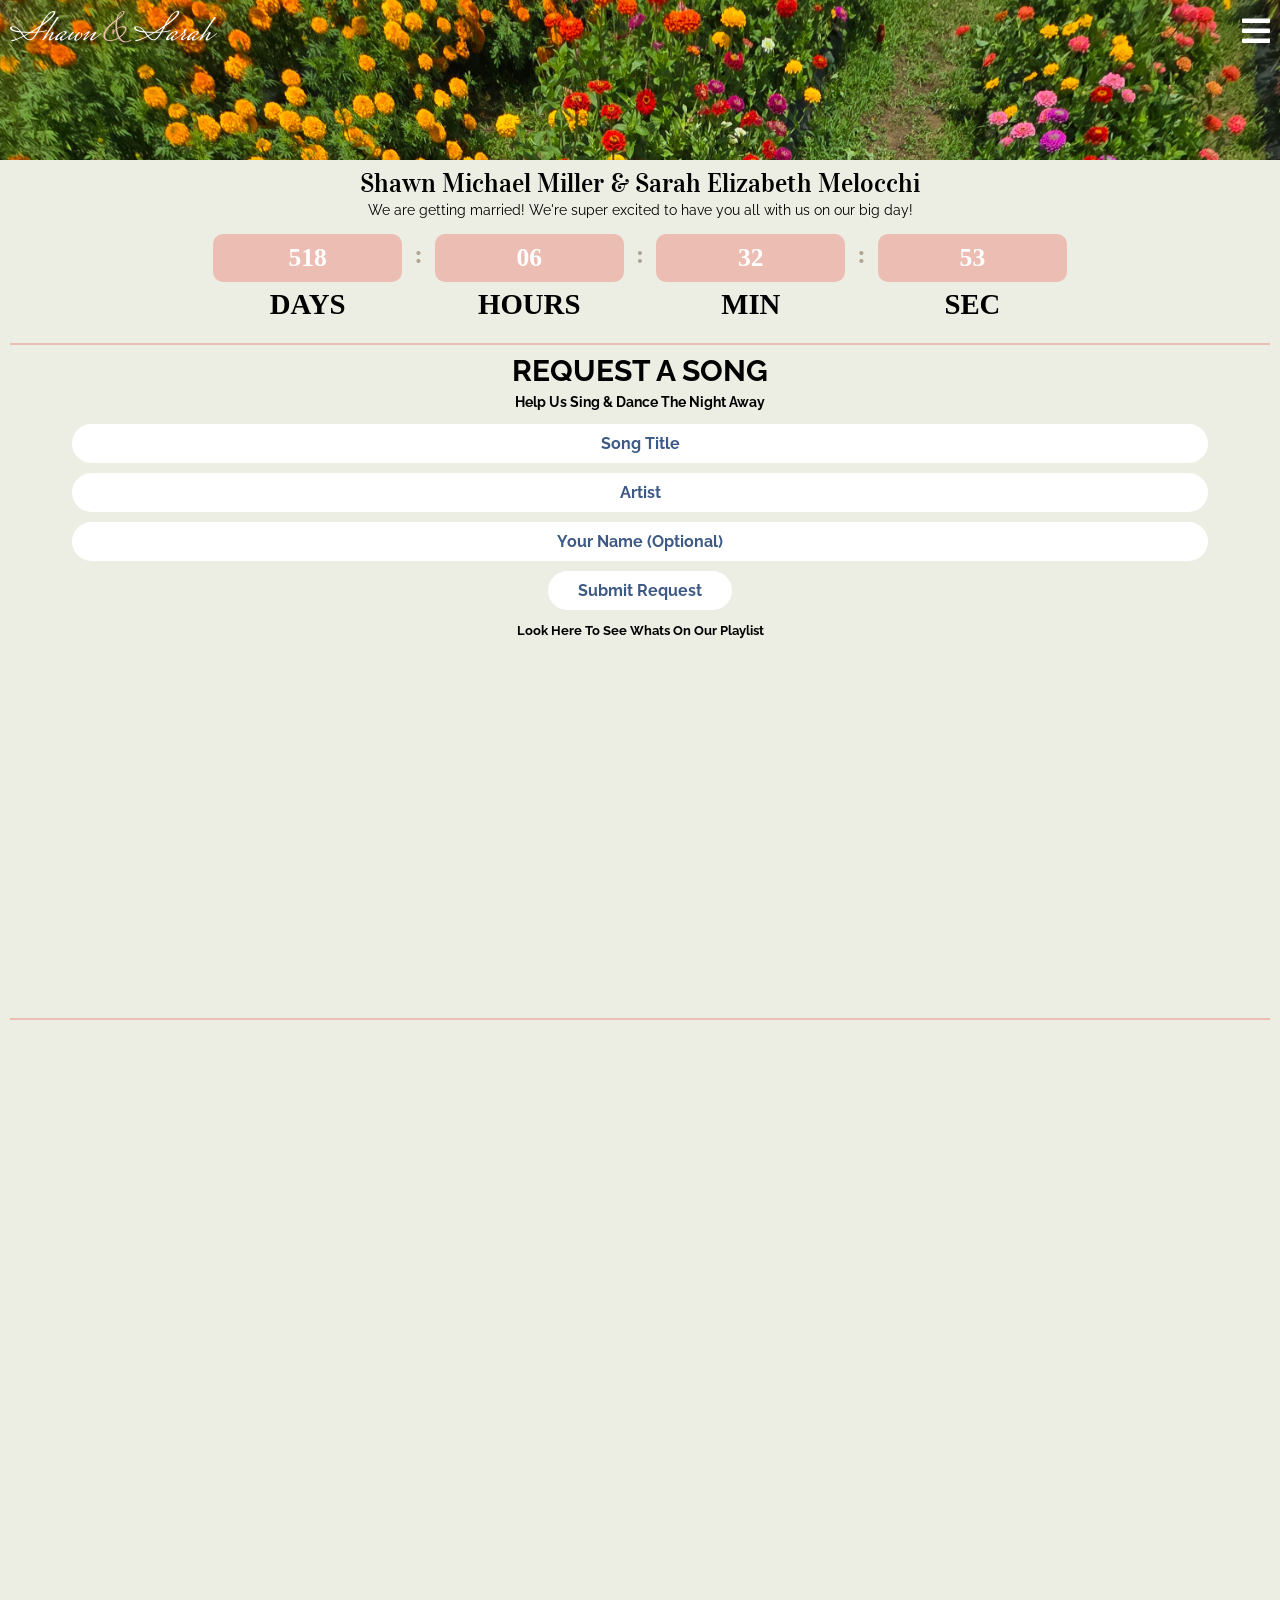
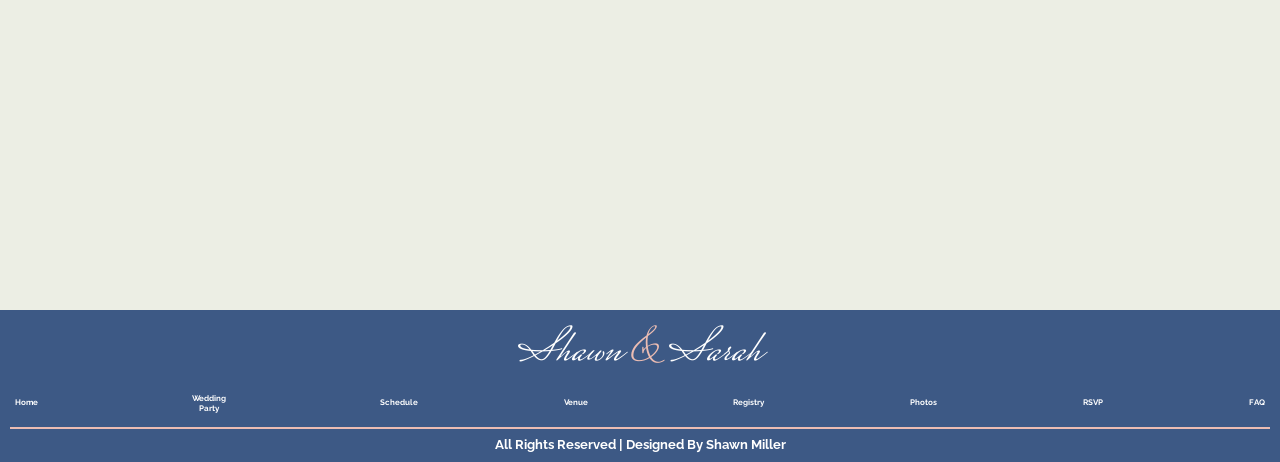
<file: index.html>
<!doctype html>
<html>
<head>
<meta charset="UTF-8">
<title>Shawn & Sarah</title>
<link href="css/reset.css" rel="stylesheet" type="text/css">
<link href="css/styles.css" rel="stylesheet" type="text/css">
<meta name="description" content="Shawn & Sara Wedding"/>
<meta name="viewport" content="initial-scale=1.0,width=device-width,maximum-scale=1,minimum-scale=1,user-scalable=no" />
<meta name="apple-mobile-web-app-capable" content="yes"/>
<link rel="stylesheet" href="https://use.fontawesome.com/releases/v5.0.7/css/all.css">
<link href="img/favicon.ico" type="image/x-icon" rel="shortcut icon"/>
<link rel="preconnect" href="https://fonts.googleapis.com">
<link rel="preconnect" href="https://fonts.gstatic.com" crossorigin>
<link rel="preconnect" href="https://fonts.googleapis.com">
<link rel="preconnect" href="https://fonts.gstatic.com" crossorigin>
<link href="https://fonts.googleapis.com/css2?family=Mrs+Saint+Delafield&family=Raleway:ital,wght@0,100..900;1,100..900&family=Vidaloka&display=swap" rel="stylesheet">
<link rel="stylesheet" href="https://ka-p.webawesome.com/kit/b9bfcf2dca544e85/webawesome@3.12.0/styles/webawesome.css">
<script type="module" src="https://ka-p.webawesome.com/kit/b9bfcf2dca544e85/webawesome@3.12.0/webawesome.loader.js"></script>
<script src="js/jquery-3.5.1.min.js"></script>
</head>

<body>

<header id="Home_header">
<nav id="mobile1">
<a href="#" id="button"><i class="fas fa-bars fa-2x"></i></a>
<a href="index.html"><h1>Shawn <span class="Addpink">&</span> Sarah</h1></a>
</nav><!--ends mobile1-->
<nav id="mobile2">
  <a href="index.html"><h1>Shawn <span class="Addpink">&</span> Sarah</h1></a>
  <a href="#" id="close-btn">&times;</a>
<ul>
  <li><a href="index.html">Home</a></li>
  <li><a href="weddingparty.html">Wedding Party</a></li>
  <li><a href="schedule.html">Schedule</a></li>
  <li><a href="venue.html">Venue</a></li>
  <li><a href="registry.html">Registry</a></li>
  <li><a href="photos.html">Photos</a></li>
  <li><a href="rsvp.html">RSVP</a></li>
  <li><a href="faq.html">FAQ</a></li>
</ul>
</nav><!--ends mobile2-->
</header><!--ends header_mobile-->


<main id="home">

<section class="Couple">
  <h1>Shawn Michael Miller & Sarah Elizabeth Melocchi</h1>

  <p> We are getting married! 
    We're super excited to have you 
    all with us on our big day!</p>
    <!-- count down timmer -->
  <section id="clock">

  <div class="container">
    <ul id="countdown">
      <li id="days">
        <span class="number">00</span>
        <span class="label">Days</span>
      </li>
      <li class="colon"><span>:</span></li>
      <li id="hours">
        <span class="number">00</span>
        <span class="label">Hours</span>
      </li>
      <li class="colon"><span>:</span></li>
      <li id="minutes">
        <span class="number">00</span>
        <span class="label">Min</span>
      </li>
      <li class="colon"><span>:</span></li>
      <li id="seconds">
        <span class="number">00</span>
        <span class="label">Sec</span>
      </li>
    </ul>
    <div id="timer-message" class="timer-message"></div>
  </div>
</section>
  <script>
  /* --------------------------
   * Based on Chris Johnson's Countup and Countdown https://codepen.io/chrisjdesigner/pen/dMbmoE
   * -------------------------- */
  /* --------------------------
   * GLOBAL VARS
   * -------------------------- */
  // The date you want to count down to
  var targetDate = new Date("2028/05/6 00:00:00");

  // Other date related variables
  var days;
  var hrs;
  var min;
  var sec;

  /* --------------------------
   * ON DOCUMENT LOAD
   * -------------------------- */
  $(function () {
    // Calculate time until launch date
    timeToLaunch();
    $("#days .number").text(days);
    $("#hours .number").text(hrs);
    $("#minutes .number").text(min);
    $("#seconds .number").text(sec);

    var currentDate = new Date();

    // Find the difference between dates
    var dateDiff = (currentDate - targetDate) / 1000;
    // Begin Countdown ONLY if date is in the future
    if (dateDiff < 0) {
      setTimeout(countDownTimer, 1001);
    } else {
      $("#days .number").text("00");
      $("#hours .number").text("00");
      $("#minutes .number").text("00");
      $("#seconds .number").text("00");
      $("#timer-message").text("Time To Say I Do!");
    }
  });

  /* --------------------------
  * FIGURE OUT THE AMOUNT OF TIME LEFT BEFORE LAUNCH
  * -------------------------- */
  function timeToLaunch() {
    // Get the current date
    var currentDate = new Date();

    // Find the difference between dates
    var diff = (currentDate - targetDate) / 1000;
    var diff = Math.abs(Math.floor(diff));

    // Check number of days until target
    days = Math.floor(diff / (24 * 60 * 60));
    sec = diff - days * 24 * 60 * 60;
    // Add leading 0s if days is below 10
    if (days < 10) {
      days = "0" + days;
    }
    // Add leading 0s if sec is below 10
    if (sec < 10) {
      sec = "0" + sec;
    }

    // Check number of hours until target
    hrs = Math.floor(sec / (60 * 60));
    sec = sec - hrs * 60 * 60;
    // Add leading 0s if hrs is below 10
    if (hrs < 10) {
      hrs = "0" + hrs;
    }
    if (sec < 10) {
      sec = "0" + sec;
    }

    // Check number of minutes until target
    min = Math.floor(sec / 60);
    sec = sec - min * 60;
    // Add leading 0s if min is below 10
    if (min < 10) {
      min = "0" + min;
    }
    if (sec < 10) {
      sec = "0" + sec;
    }
  }

  /* --------------------------
  * DISPLAY THE CURRENT COUNT TO LAUNCH
  * -------------------------- */
  function countDownTimer() {
    // Figure out the time to launch
    timeToLaunch();

    // Write to countdown component
    $("#days .number").text(days);
    $("#hours .number").text(hrs);
    $("#minutes .number").text(min);
    $("#seconds .number").text(sec);

    // Repeat the check every second
    setTimeout(countDownTimer, 1000);
  }
  </script>

</section>

<div class="tag requestbox">
        <h2>REQUEST A SONG</h2>
        <h3> Help Us Sing & Dance The Night Away</h3>
        <form action="https://formspree.io/f/xeelalpz" method="POST">
            <input type="text" name="song" placeholder="Song Title" required>
            <input type="text" name="artist" placeholder="Artist" required>
            <input type="text" name="guest" placeholder="Your Name (Optional)">
            <button type="submit">Submit Request</button>
        </form>
        <h4>Look Here To See Whats On Our Playlist</h4>

<iframe data-testid="embed-iframe" style="border-radius:20px" src="https://open.spotify.com/embed/playlist/1egYCrs48PpxqH69RDpEh1?utm_source=generator" width="100%" height="360" frameBorder="0" allowfullscreen="" allow="autoplay; clipboard-write; encrypted-media; fullscreen; picture-in-picture" loading="lazy"></iframe>
</div>


<section class="footerlinks">
<div class="tag whoisbentley">
<h1>Who Is Bentley</h1>
<h2>& Why Is He So Cute?</h2>
<h3><a href="bentley.html">Find Out</a></h3>
</div>

<div class="tag registry">
<h1>Don't Know <br>What to Get Us?<br></h1>
<h2>We Have Already Picked Somethings Out!</h2>
<h3><a href="registry.html">Shop Now</a></h3>
</div>

<div class="tag rsvp">
<h1>Are You Avaliable?</h1>
<h2>If So Let Us Know If You Can Come!</h2>
<h3><a href="rsvp.html">RSVP Now</a></h3>
</div>

<div class="tag faq">
<h1>Do You Have Questions?</h1>
<h2>We Might Have Answers!</h2>
<h3><a href="faq.html">Find Out</a></h3>
</div>
</section>

</main>



<footer>
  <h1>Shawn <span class="Addpink">&</span> Sarah</h1>

  <nav id="footernav">
  <ul>
    <li><a href="index.html"> <wa-icon name="house"></wa-icon> Home</a></li>
    <li class="weddingpartylink"><a href="weddingparty.html"> <wa-icon name="champagne-glasses"></wa-icon> Wedding Party</a></li>
    <li><a href="schedule.html"> <wa-icon name="calendar-check"></wa-icon> Schedule</a></li>
    <li><a href="venue.html"> <wa-icon name="location-dot"></wa-icon> Venue</a></li>
    <li><a href="registry.html"> <wa-icon name="gift"></wa-icon> Registry</a></li>
    <li><a href="photos.html"> <wa-icon name="image"></wa-icon> Photos</a></li>
    <li><a href="rsvp.html"> <wa-icon name="envelope"></wa-icon> RSVP</a></li>
    <li><a href="faq.html"> <wa-icon name="circle-question"></wa-icon> FAQ</a></li>
  </ul>
  </nav><!--ends mobile2-->


  <h6>All Rights Reserved | Designed By Shawn Miller</h6>
</footer>
<script src="js/script.js"></script>
</body>
</html>
</file>
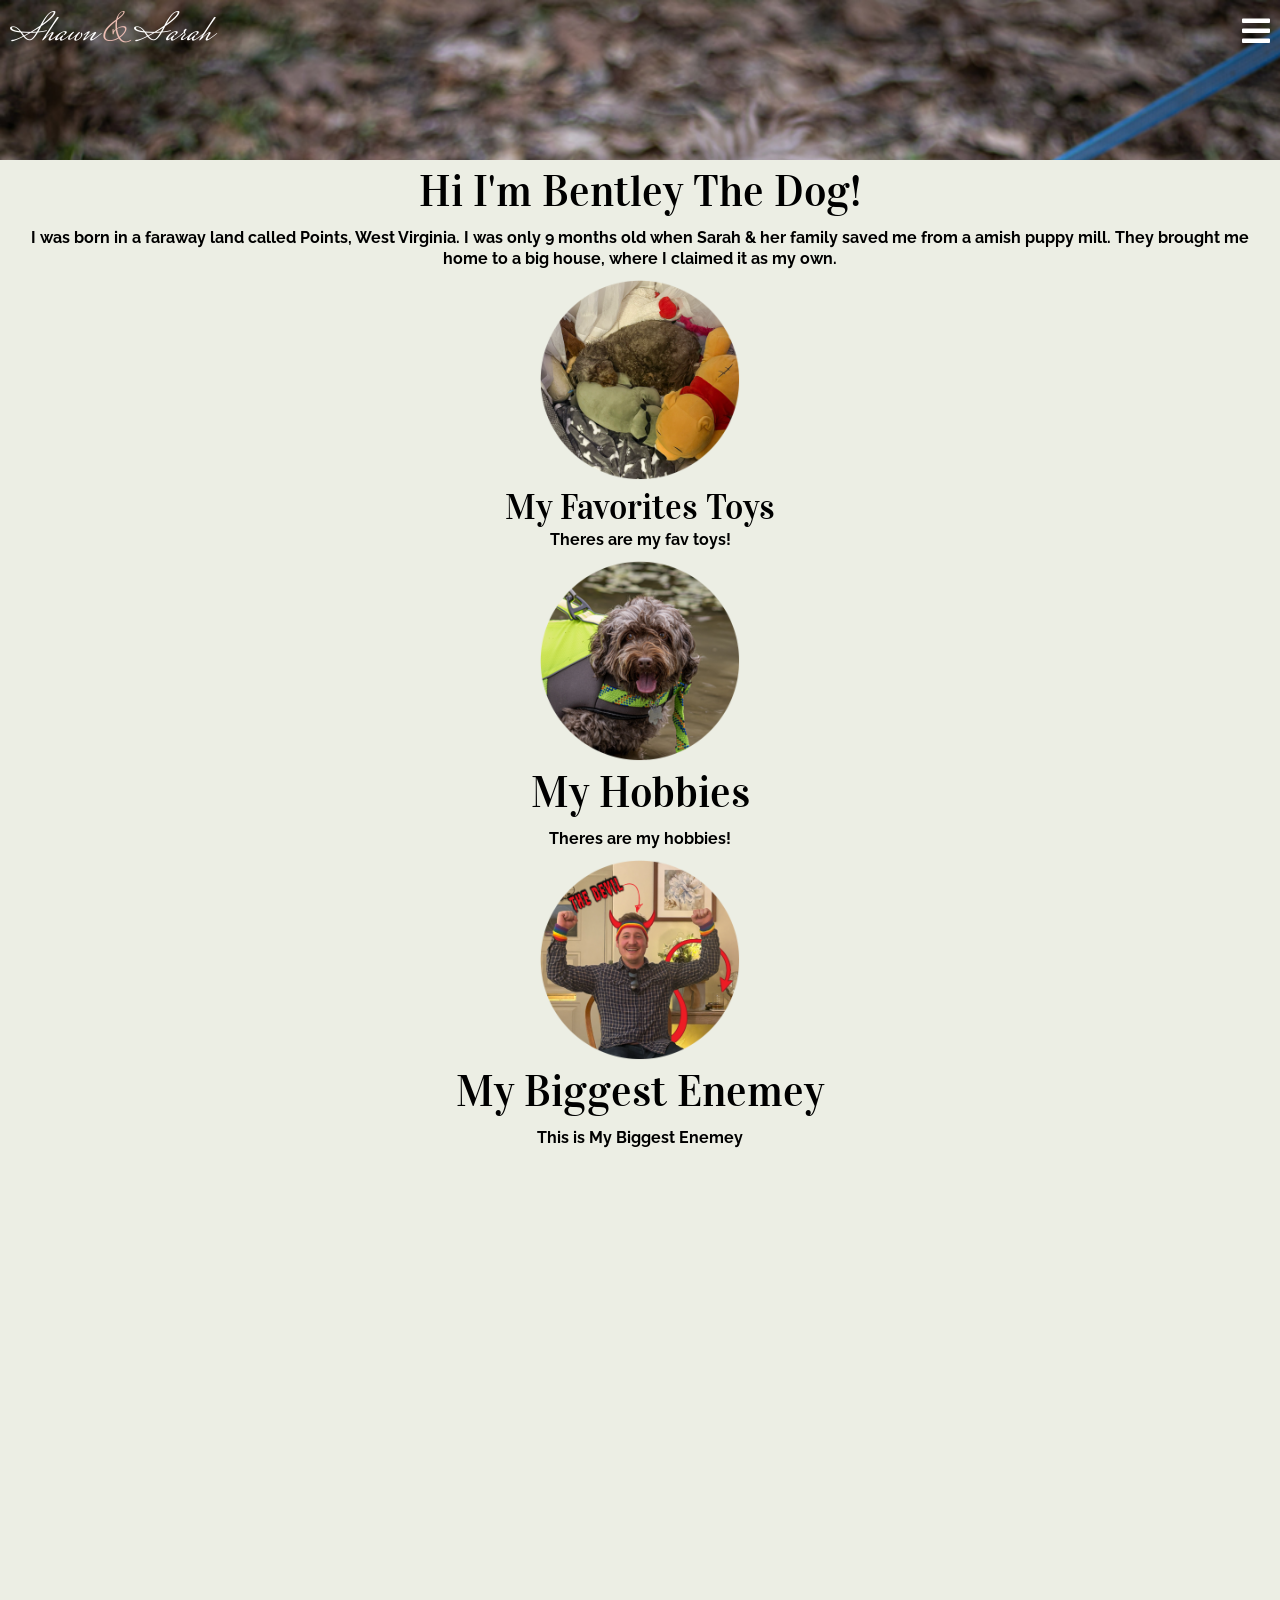
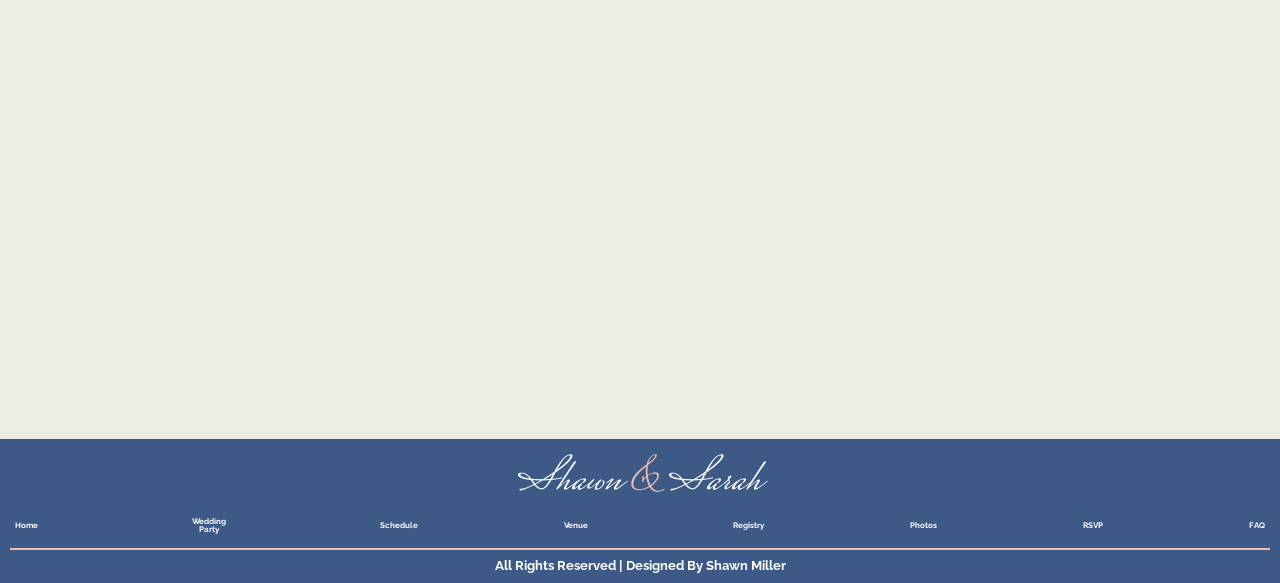
<file: bentley.html>
<!doctype html>
<html>
<head>
<meta charset="UTF-8">
<title>Who Is Bentley</title>
<link href="css/reset.css" rel="stylesheet" type="text/css">
<link href="css/styles.css" rel="stylesheet" type="text/css">
<meta name="description" content="Who Is Bentley"/>
<meta name="viewport" content="initial-scale=1.0,width=device-width,maximum-scale=1,minimum-scale=1,user-scalable=no" />
<meta name="apple-mobile-web-app-capable" content="yes"/>
<link rel="stylesheet" href="https://use.fontawesome.com/releases/v5.0.7/css/all.css">
<link href="img/favicon.ico" type="image/x-icon" rel="shortcut icon"/>
<link rel="preconnect" href="https://fonts.googleapis.com">
<link rel="preconnect" href="https://fonts.gstatic.com" crossorigin>
<link rel="preconnect" href="https://fonts.googleapis.com">
<link rel="preconnect" href="https://fonts.gstatic.com" crossorigin>
<link href="https://fonts.googleapis.com/css2?family=Mrs+Saint+Delafield&family=Raleway:ital,wght@0,100..900;1,100..900&family=Vidaloka&display=swap" rel="stylesheet">
<script src="js/jquery-3.5.1.min.js"></script>
</head>

<body>

<header id="bentley_header">
<nav id="mobile1">
<a href="#" id="button"><i class="fas fa-bars fa-2x"></i></a>
<a href="index.html"><h1>Shawn <span class="Addpink">&</span> Sarah</h1></a>
</nav><!--ends mobile1-->
<nav id="mobile2">
  <a href="index.html"><h1>Shawn <span class="Addpink">&</span> Sarah</h1></a>
  <a href="#" id="close-btn">&times;</a>
<ul>
  <li><a href="index.html">Home</a></li>
  <li><a href="weddingparty.html">Wedding Party</a></li>
  <li><a href="schedule.html">Schedule</a></li>
  <li><a href="venue.html">Venue</a></li>
  <li><a href="registry.html">Registry</a></li>
  <li><a href="photos.html">Photos</a></li>
  <li><a href="rsvp.html">RSVP</a></li>
  <li><a href="faq.html">FAQ</a></li>
</ul>
</nav><!--ends mobile2-->
</header><!--ends header_mobile-->


<main id="bentleypage">

<section class="aboutbentley">
  <h1>Hi I'm Bentley The Dog!</h1>

  <p> I was born in a faraway land called Points, West Virginia. 
  I was only 9 months old when Sarah & her family saved me from a amish puppy mill. 
  They brought me home to a big house, where I claimed it as my own.
</p>
  <section class="bentleylikes">
  
    <div class="tag Toys">
  <img src="img/bentley_toys.png" alt="Bentley The Dog" title="Bentley The Dog">
  <h1>My Favorites Toys</h1>
  <p> Theres are my fav toys!</p>
  </section>

  <div class="tag Hobbies">
  <img src="img/bentley_water.png" alt="Bentley The Dog" title="Bentley The Dog">
  <h1>My Hobbies</h1>
  <p> Theres are my hobbies!</p>
  </div>

  <div class="tag Enemey">
  <img src="img/zac_devil.png" alt="Bentley The Dog" title="Bentley The Dog">
  <h1>My Biggest Enemey</h1>
  <p> This is My Biggest Enemey</p>
  </div>
  
</section>

</section>

<section class="footerlinks">
<div class="tag whoisbentley">
<h1>Who Is Bentley</h1>
<h2>& Why Is He So Cute?</h2>
<h3><a href="bentley.html">Find Out</a></h3>
</div>

<div class="tag registry">
<h1>Don't Know <br>What to Get Us?<br></h1>
<h2>We Have Already Picked Somethings Out!</h2>
<h3><a href="registry.html">Shop Now</a></h3>
</div>

<div class="tag rsvp">
<h1>Are You Avaliable?</h1>
<h2>If So Let Us Know If You Can Come!</h2>
<h3><a href="rsvp.html">RSVP Now</a></h3>
</div>

<div class="tag faq">
<h1>Do You Have Questions?</h1>
<h2>We Might Have Answers!</h2>
<h3><a href="faq.html">Find Out</a></h3>
</div>
</section>

</main>



<footer>
  <h1>Shawn <span class="Addpink">&</span> Sarah</h1>

  <nav id="footernav">
  <ul>
    <li><a href="index.html">Home</a></li>
    <li class="weddingpartylink"><a href="weddingparty.html">Wedding Party</a></li>
    <li><a href="schedule.html">Schedule</a></li>
    <li><a href="venue.html">Venue</a></li>
    <li><a href="registry.html">Registry</a></li>
    <li><a href="photos.html">Photos</a></li>
    <li><a href="rsvp.html">RSVP</a></li>
    <li><a href="faq.html">FAQ</a></li>
  </ul>
  </nav><!--ends mobile2-->


  <h6>All Rights Reserved | Designed By Shawn Miller</h6>
</footer>
<script src="js/script.js"></script>
</body>
</html>
</file>
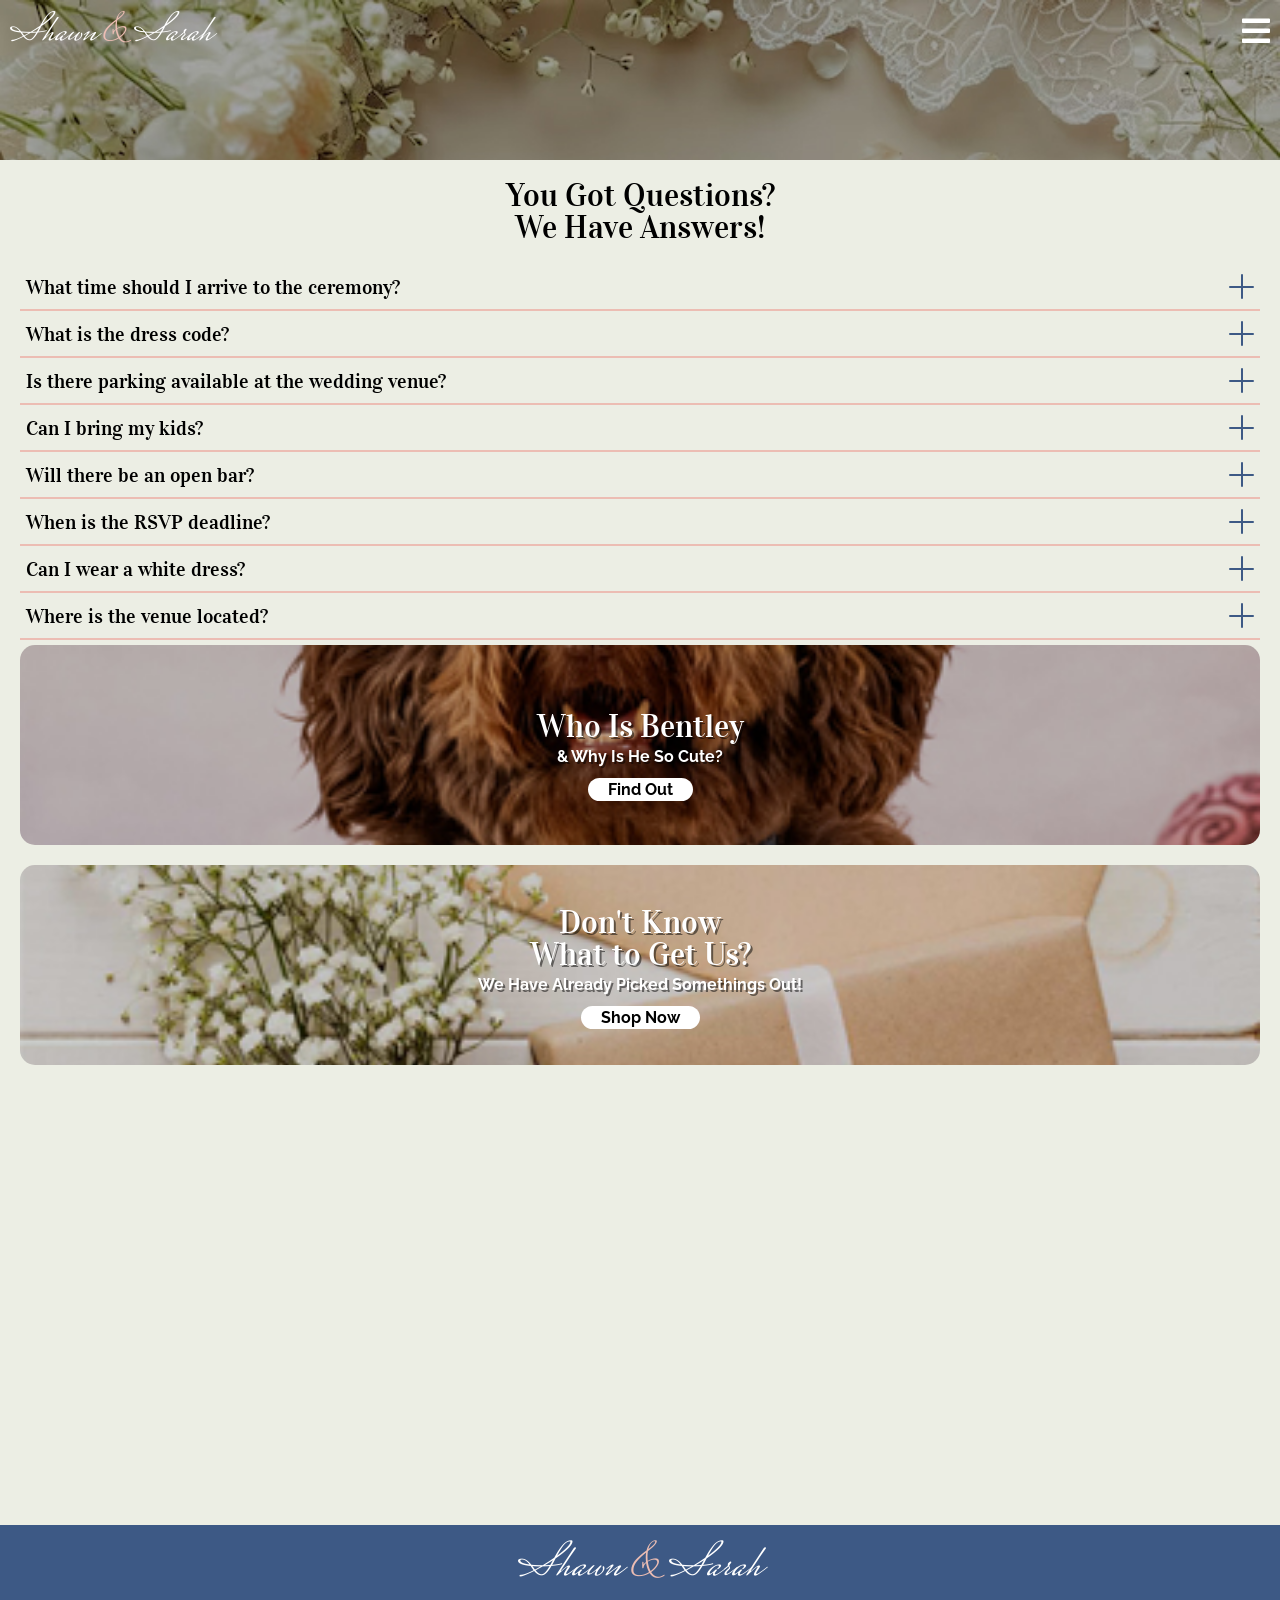
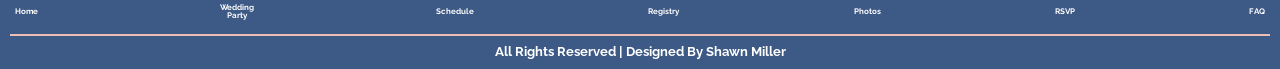
<file: faq.html>
<!doctype html>
<html>
<head>
<meta charset="UTF-8">
<title>Shawn & Sarah</title>
<link href="css/reset.css" rel="stylesheet" type="text/css">
<link href="css/styles.css" rel="stylesheet" type="text/css">
<meta name="description" content="Shawn & Sara Wedding"/>
<meta name="viewport" content="initial-scale=1.0,width=device-width,maximum-scale=1,minimum-scale=1,user-scalable=no" />
<meta name="apple-mobile-web-app-capable" content="yes"/>
<link rel="stylesheet" href="https://use.fontawesome.com/releases/v5.0.7/css/all.css">
<link href="img/favicon.ico" type="image/x-icon" rel="shortcut icon"/>
<link rel="preconnect" href="https://fonts.googleapis.com">
<link rel="preconnect" href="https://fonts.gstatic.com" crossorigin>
<link rel="preconnect" href="https://fonts.googleapis.com">
<link rel="preconnect" href="https://fonts.gstatic.com" crossorigin>
<link href="https://fonts.googleapis.com/css2?family=Mrs+Saint+Delafield&family=Raleway:ital,wght@0,100..900;1,100..900&family=Vidaloka&display=swap" rel="stylesheet">
<script src="js/jquery-3.5.1.min.js"></script>
</head>

<body>

<header id="FAQ_header">
<nav id="mobile1">
<a href="#" id="button"><i class="fas fa-bars fa-2x"></i></a>
<a href="index.html"><h1>Shawn <span class="Addpink">&</span> Sarah</h1></a>
</nav><!--ends mobile1-->
<nav id="mobile2">
  <a href="index.html"><h1>Shawn <span class="Addpink">&</span> Sarah</h1></a>
  <a href="#" id="close-btn">&times;</a>
<ul>
  <li><a href="index.html">Home</a></li>
  <li><a href="weddingparty.html">Wedding Party</a></li>
  <li><a href="schedule.html">Schedule</a></li>
  <li><a href="registry.html">Registry</a></li>
  <li><a href="photos.html">Photos</a></li>
  <li><a href="rsvp.html">RSVP</a></li>
  <li><a href="faq.html">FAQ</a></li>
</ul>
</nav><!--ends mobile2-->
</header><!--ends header_mobile-->


<main id="faq_page">
  
  
  <div class="faq_header"><h1>You Got Questions? <br>We Have Answers!</h1></div>



  <div class="faq-item">
    <button class="faq-question">
      <p>What time should I arrive to the ceremony?</p>
      <div class="icon">
        <div class="line horizontal"></div>
        <div class="line vertical"></div>
      </div>
    </button>
    <div class="faq-answer">
      <p>You should arrive 30 mins before the ceremoney starts at 4.</p>
    </div>
  </div>
</div>


<div class="faq-item">
  <button class="faq-question">
    <p>What is the dress code?</p>
    <div class="icon">
      <div class="line horizontal"></div>
      <div class="line vertical"></div>
    </div>
  </button>
  <div class="faq-answer">
    <p>Dress Code is Black Tie.</p>
  </div>
</div>
</div>

<div class="faq-item">
  <button class="faq-question">
    <p>Is there parking available at the wedding venue?</p>
    <div class="icon">
      <div class="line horizontal"></div>
      <div class="line vertical"></div>
    </div>
  </button>
  <div class="faq-answer">
    <p>Yes there is on site parking.</p>
  </div>
</div>
</div>

<div class="faq-item">
  <button class="faq-question">
    <p>Can I bring my kids?</p>
    <div class="icon">
      <div class="line horizontal"></div>
      <div class="line vertical"></div>
    </div>
  </button>
  <div class="faq-answer">
    <p>Sadly this is a child free wedding.</p>
  </div>
</div>
</div>

<div class="faq-item">
  <button class="faq-question">
    <p>Will there be an open bar?</p>
    <div class="icon">
      <div class="line horizontal"></div>
      <div class="line vertical"></div>
    </div>
  </button>
  <div class="faq-answer">
    <p> Yes there will be a open bar.</p>
  </div>
</div>
</div>


<div class="faq-item">
  <button class="faq-question">
    <p>When is the RSVP deadline?</p>
    <div class="icon">
      <div class="line horizontal"></div>
      <div class="line vertical"></div>
    </div>
  </button>
  <div class="faq-answer">
    <p> The RSVP deadline is March 1st.</p>
  </div>
</div>
</div>



<div class="faq-item">
  <button class="faq-question">
    <p>Can I wear a white dress?</p>
    <div class="icon">
      <div class="line horizontal"></div>
      <div class="line vertical"></div>
    </div>
  </button>
  <div class="faq-answer">
    <p> HELL TO THE NO! 
      <br>The Bridemaids have been told to spill red wine on those in white other then the bride.</p>
  </div>
</div>
</div>


<div class="faq-item">
  <button class="faq-question">
    <p>Where is the venue located?</p>
    <div class="icon">
      <div class="line horizontal"></div>
      <div class="line vertical"></div>
    </div>
  </button>
  <div class="faq-answer">
    <p><a href="venue.html">Click here for the venue location & other information.</a></p>
  </div>
</div>
</div>


<section class="footerlinks">
<div class="tag whoisbentley">
<h1>Who Is Bentley</h1>
<h2>& Why Is He So Cute?</h2>
<h3><a href="bentley.html">Find Out</a></h3>
</div>

<div class="tag registry">
<h1>Don't Know <br>What to Get Us?<br></h1>
<h2>We Have Already Picked Somethings Out!</h2>
<h3><a href="registry.html">Shop Now</a></h3>
</div>

<div class="tag rsvp">
<h1>Are You Avaliable?</h1>
<h2>If So Let Us Know If You Can Come!</h2>
<h3><a href="rsvp.html">RSVP Now</a></h3>
</div>

<div class="tag faq">
<h1>Do You Have Questions?</h1>
<h2>We Might Have Answers!</h2>
<h3><a href="faq.html">Find Out</a></h3>
</div>
</section>

</main>



<footer>
  <h1>Shawn <span class="Addpink">&</span> Sarah</h1>

  <nav id="footernav">
  <ul>
    <li><a href="index.html">Home</a></li>
    <li class="weddingpartylink"><a href="weddingparty.html">Wedding Party</a></li>
    <li><a href="schedule.html">Schedule</a></li>
    <li><a href="registry.html">Registry</a></li>
    <li><a href="photos.html">Photos</a></li>
    <li><a href="rsvp.html">RSVP</a></li>
    <li><a href="faq.html">FAQ</a></li>
  </ul>
  </nav><!--ends mobile2-->


  <h6>All Rights Reserved | Designed By Shawn Miller</h6>
</footer>
<script src="js/script.js"></script>
<script src="js/faq.js"></script>
</body>
</html>
</file>
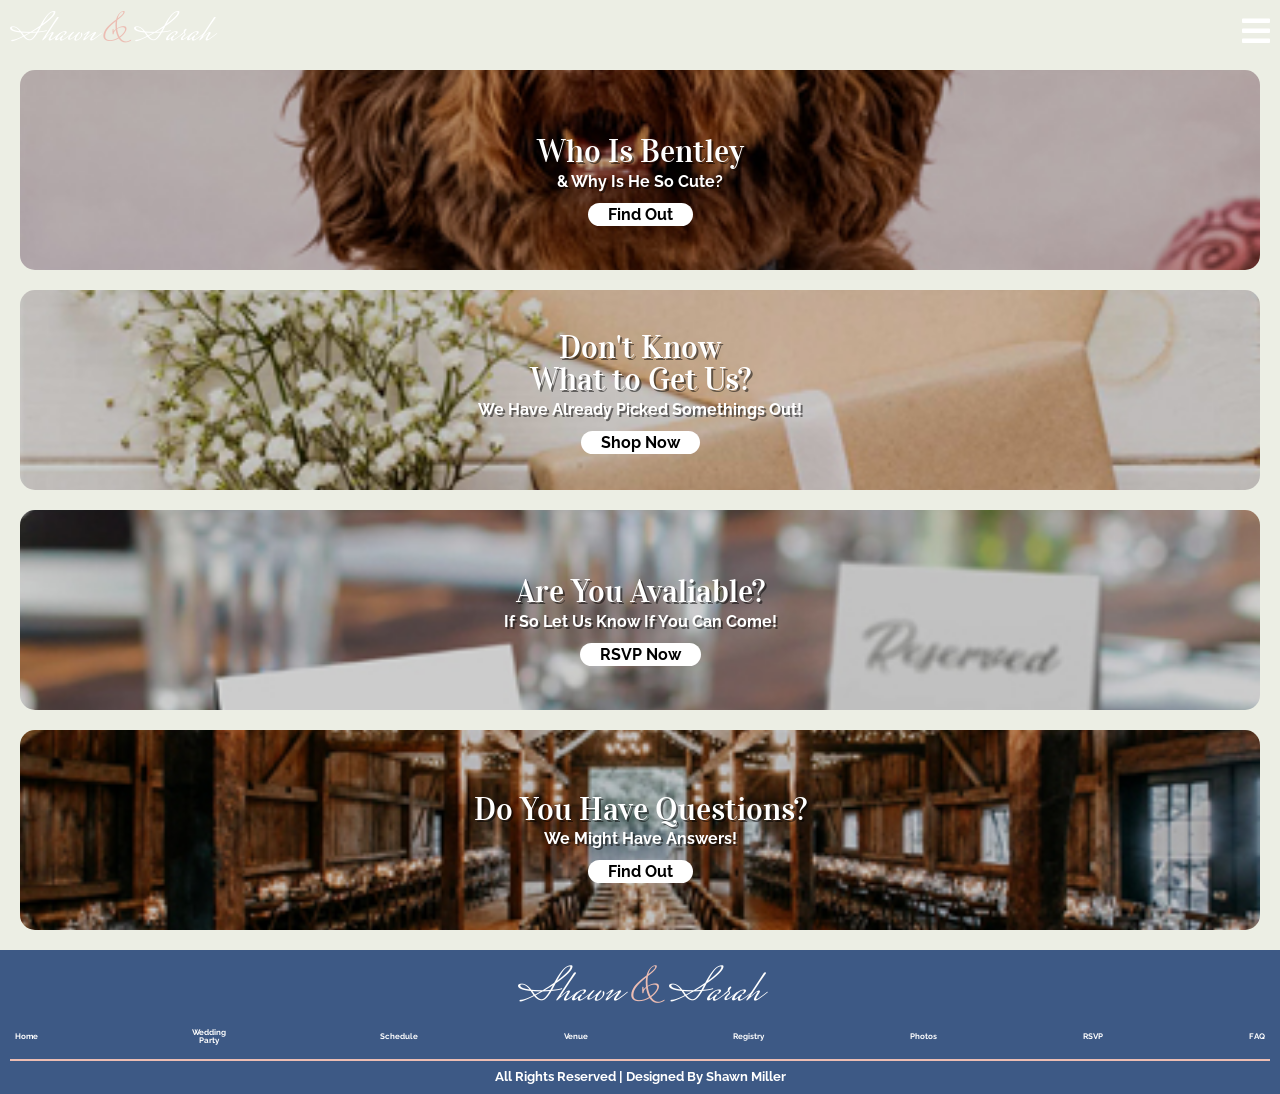
<file: photos.html>
<!doctype html>
<html>
<head>
<meta charset="UTF-8">
<title>Our Photos</title>
<link href="css/reset.css" rel="stylesheet" type="text/css">
<link href="css/styles.css" rel="stylesheet" type="text/css">
<meta name="description" content="Shawn & Sara Wedding"/>
<meta name="viewport" content="initial-scale=1.0,width=device-width,maximum-scale=1,minimum-scale=1,user-scalable=no" />
<meta name="apple-mobile-web-app-capable" content="yes"/>
<link rel="stylesheet" href="https://use.fontawesome.com/releases/v5.0.7/css/all.css">
<link href="img/favicon.ico" type="image/x-icon" rel="shortcut icon"/>
<link rel="preconnect" href="https://fonts.googleapis.com">
<link rel="preconnect" href="https://fonts.gstatic.com" crossorigin>
<link rel="preconnect" href="https://fonts.googleapis.com">
<link rel="preconnect" href="https://fonts.gstatic.com" crossorigin>
<link href="https://fonts.googleapis.com/css2?family=Mrs+Saint+Delafield&family=Raleway:ital,wght@0,100..900;1,100..900&family=Vidaloka&display=swap" rel="stylesheet">
<script src="js/jquery-3.5.1.min.js"></script>
</head>

<body>

<header id="mobile_header">
<nav id="mobile1">
<a href="#" id="button"><i class="fas fa-bars fa-2x"></i></a>
<a href="index.html"><h1>Shawn <span class="Addpink">&</span> Sarah</h1></a>
</nav><!--ends mobile1-->
<nav id="mobile2">
  <a href="index.html"><h1>Shawn <span class="Addpink">&</span> Sarah</h1></a>
  <a href="#" id="close-btn">&times;</a>
<ul>
  <li><a href="index.html">Home</a></li>
  <li><a href="weddingparty.html">Wedding Party</a></li>
  <li><a href="schedule.html">Schedule</a></li>
  <li><a href="venue.html">Venue</a></li>
  <li><a href="registry.html">Registry</a></li>
  <li><a href="photos.html">Photos</a></li>
  <li><a href="rsvp.html">RSVP</a></li>
  <li><a href="faq.html">FAQ</a></li>
</ul>
</nav><!--ends mobile2-->
</header><!--ends header_mobile-->


<main id="home">




  <section class="footerlinks">
  <div class="tag whoisbentley">
  <h1>Who Is Bentley</h1>
  <h2>& Why Is He So Cute?</h2>
  <h3><a href="bentley.html">Find Out</a></h3>
  </div>

  <div class="tag registry">
  <h1>Don't Know <br>What to Get Us?<br></h1>
  <h2>We Have Already Picked Somethings Out!</h2>
  <h3><a href="registry.html">Shop Now</a></h3>
  </div>

  <div class="tag rsvp">
  <h1>Are You Avaliable?</h1>
  <h2>If So Let Us Know If You Can Come!</h2>
  <h3><a href="rsvp.html">RSVP Now</a></h3>
  </div>

  <div class="tag faq">
  <h1>Do You Have Questions?</h1>
  <h2>We Might Have Answers!</h2>
  <h3><a href="faq.html">Find Out</a></h3>
  </div>
  </section>

</main>



<footer>
  <h1>Shawn <span class="Addpink">&</span> Sarah</h1>

  <nav id="footernav">
  <ul>
    <li><a href="index.html">Home</a></li>
    <li class="weddingpartylink"><a href="weddingparty.html">Wedding Party</a></li>
    <li><a href="schedule.html">Schedule</a></li>
    <li><a href="venue.html">Venue</a></li>
    <li><a href="registry.html">Registry</a></li>
    <li><a href="photos.html">Photos</a></li>
    <li><a href="rsvp.html">RSVP</a></li>
    <li><a href="faq.html">FAQ</a></li>
  </ul>
  </nav><!--ends mobile2-->


  <h6>All Rights Reserved | Designed By Shawn Miller</h6>
</footer>
<script src="js/script.js"></script>
</body>
</html>
</file>
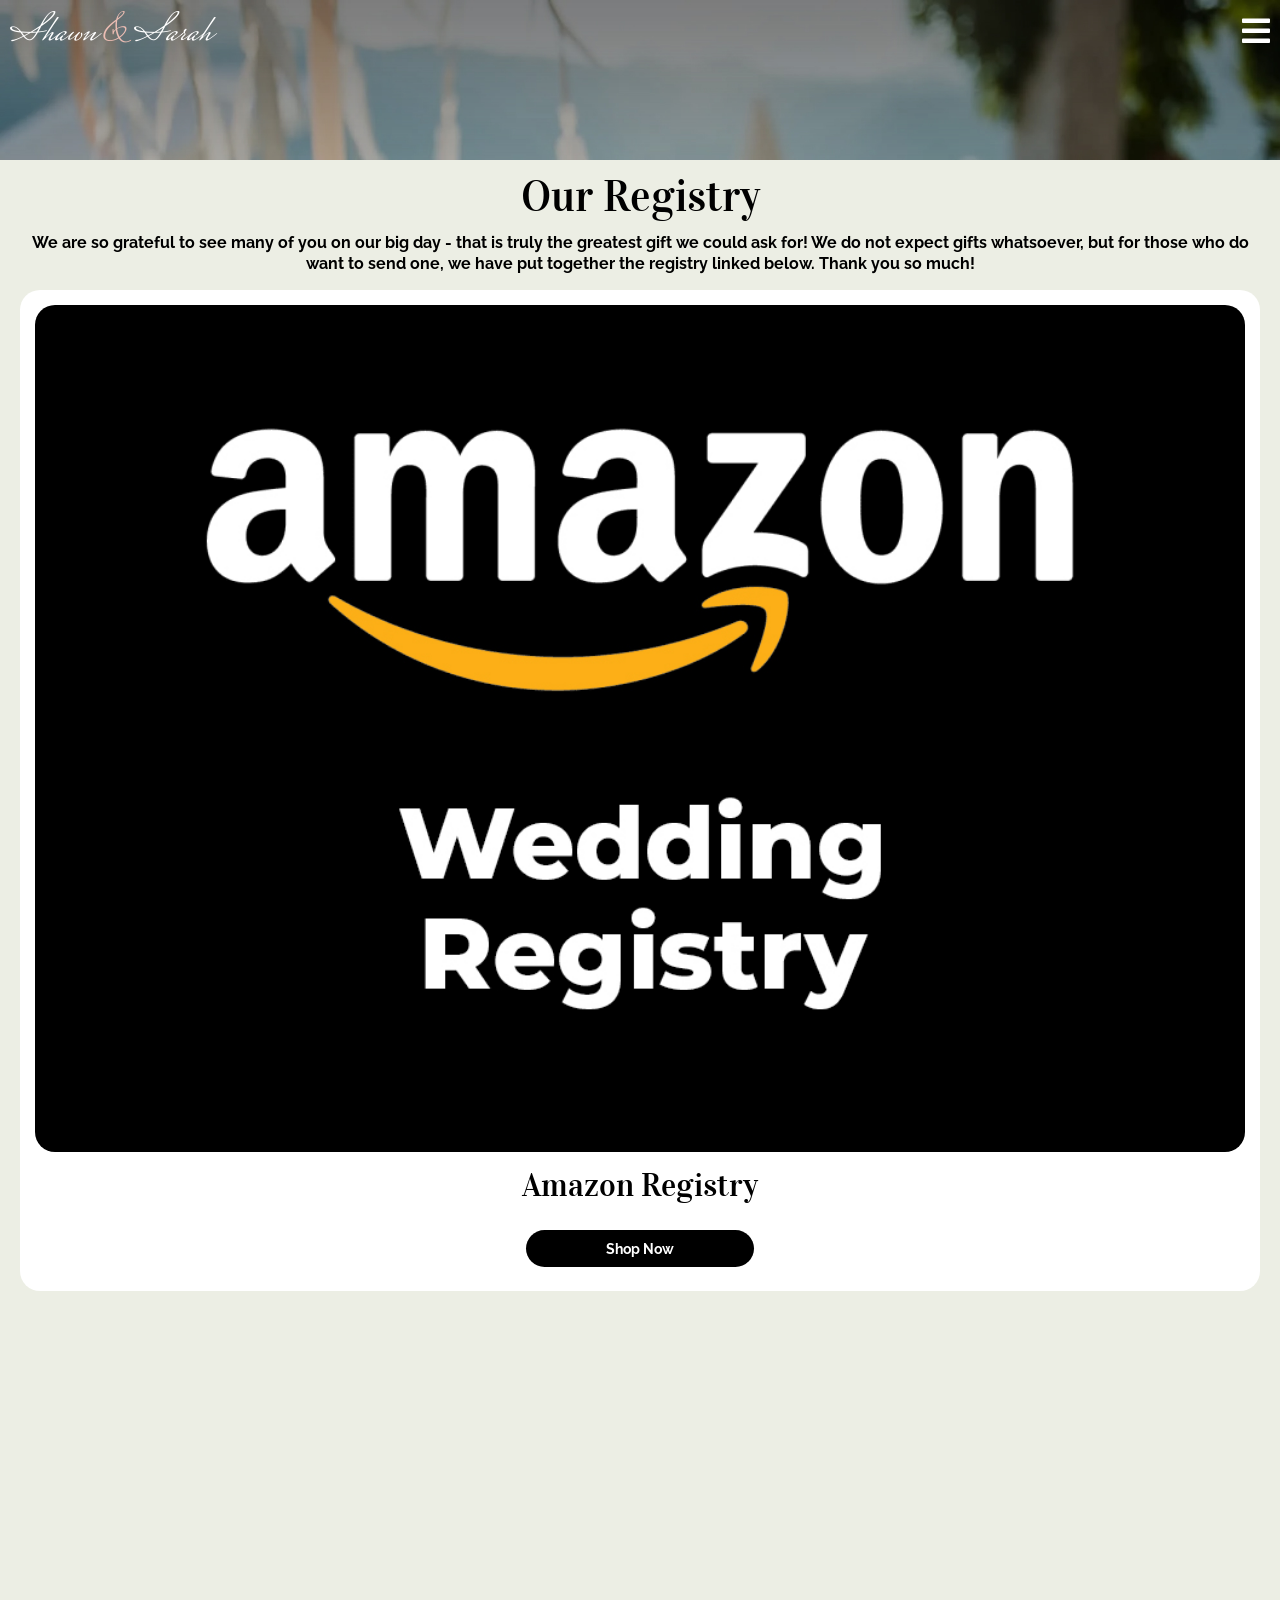
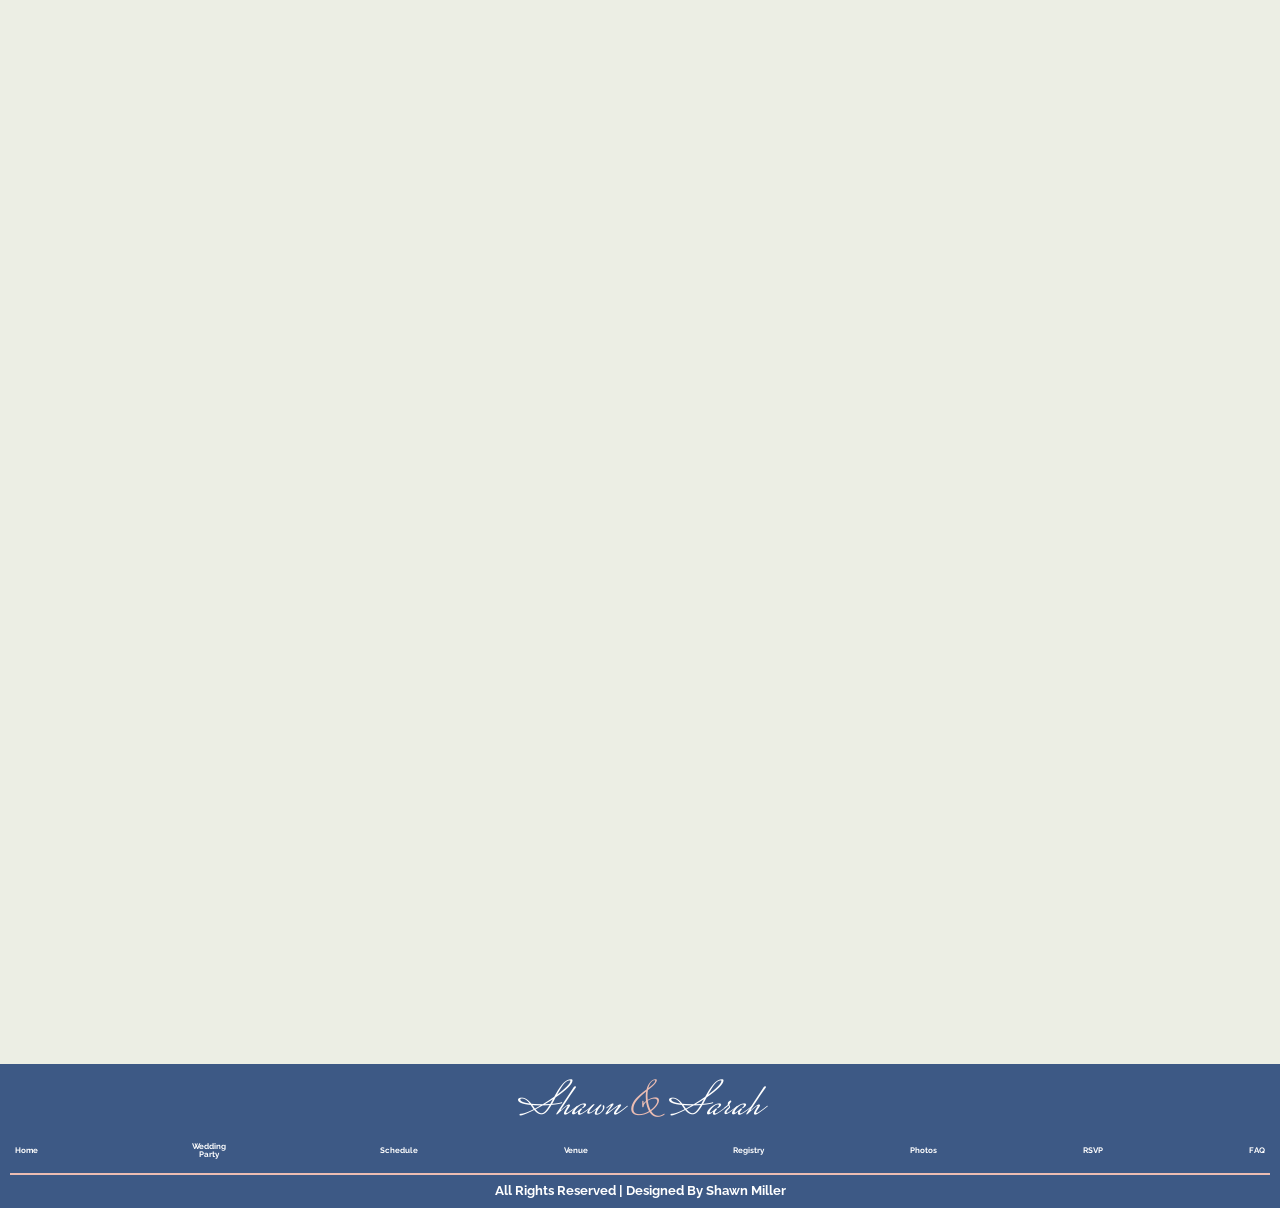
<file: registry.html>
<!doctype html>
<html>
<head>
<meta charset="UTF-8">
<title>Registry</title>
<link href="css/reset.css" rel="stylesheet" type="text/css">
<link href="css/styles.css" rel="stylesheet" type="text/css">
<meta name="description" content="Shawn & Sara Wedding"/>
<meta name="viewport" content="initial-scale=1.0,width=device-width,maximum-scale=1,minimum-scale=1,user-scalable=no" />
<meta name="apple-mobile-web-app-capable" content="yes"/>
<link rel="stylesheet" href="https://use.fontawesome.com/releases/v5.0.7/css/all.css">
<link href="img/favicon.ico" type="image/x-icon" rel="shortcut icon"/>
<link rel="preconnect" href="https://fonts.googleapis.com">
<link rel="preconnect" href="https://fonts.gstatic.com" crossorigin>
<link rel="preconnect" href="https://fonts.googleapis.com">
<link rel="preconnect" href="https://fonts.gstatic.com" crossorigin>
<link href="https://fonts.googleapis.com/css2?family=Mrs+Saint+Delafield&family=Raleway:ital,wght@0,100..900;1,100..900&family=Vidaloka&display=swap" rel="stylesheet">
<script src="js/jquery-3.5.1.min.js"></script>
</head>

<body>

<header id="registry_header">
<nav id="mobile1">
<a href="#" id="button"><i class="fas fa-bars fa-2x"></i></a>
<a href="index.html"><h1>Shawn <span class="Addpink">&</span> Sarah</h1></a>
</nav><!--ends mobile1-->
<nav id="mobile2">
  <a href="index.html"><h1>Shawn <span class="Addpink">&</span> Sarah</h1></a>
  <a href="#" id="close-btn">&times;</a>
<ul>
  <li><a href="index.html">Home</a></li>
  <li><a href="weddingparty.html">Wedding Party</a></li>
  <li><a href="schedule.html">Schedule</a></li>
  <li><a href="venue.html">Venue</a></li>
  <li><a href="registry.html">Registry</a></li>
  <li><a href="photos.html">Photos</a></li>
  <li><a href="rsvp.html">RSVP</a></li>
  <li><a href="faq.html">FAQ</a></li>
</ul>
</nav><!--ends mobile2-->
</header><!--ends header_mobile-->


<main id="registry_page">

  <section class="registry_text">
    <h1>Our Registry</h1>

  <p>We are so grateful to see many of you on our big day - that is truly the greatest gift we could ask for! We do not expect gifts whatsoever, but for those who do want to send one, we have put together the registry linked below. Thank you so much! </p>
</section>

<section class="tag registry_links">
  <img src="img/Amazon_reg.jpg">
  <h1>Amazon Registry</h1>
  <h2><a href="https://www.amazon.com/wedding/guest-view/968QX057ZJ8Z" target="_blank">Shop Now</a></h2>
</section>

<section class="tag registry_links">
  <img src="img/Target_reg.jpg">
  <h1>Target Registry</h1>
  <h2><a href="https://www.target.com/gift-registry/gift/shawn-20" target="_blank">Shop Now</a></h2>
</section>

<section class="tag registry_links">
  <img src="img/Walmart_reg.jpg">
  <h1>Walmart Registry</h1>
  <h2><a href="https://www.walmart.com/registry/wr/77fe2485-4496-4bc2-ab30-22ebe2c15895" target="_blank">Shop Now</a></h2>
</section>

<section class="footerlinks">
<div class="tag whoisbentley">
<h1>Who Is Bentley</h1>
<h2>& Why Is He So Cute?</h2>
<h3><a href="bentley.html">Find Out</a></h3>
</div>

<div class="tag registry">
<h1>Don't Know <br>What to Get Us?<br></h1>
<h2>We Have Already Picked Somethings Out!</h2>
<h3><a href="registry.html">Shop Now</a></h3>
</div>

<div class="tag rsvp">
<h1>Are You Avaliable?</h1>
<h2>If So Let Us Know If You Can Come!</h2>
<h3><a href="rsvp.html">RSVP Now</a></h3>
</div>

<div class="tag faq">
<h1>Do You Have Questions?</h1>
<h2>We Might Have Answers!</h2>
<h3><a href="faq.html">Find Out</a></h3>
</div>
</section>

</main>



<footer>
  <h1>Shawn <span class="Addpink">&</span> Sarah</h1>

  <nav id="footernav">
  <ul>
    <li><a href="index.html">Home</a></li>
    <li class="weddingpartylink"><a href="weddingparty.html">Wedding Party</a></li>
    <li><a href="schedule.html">Schedule</a></li>
    <li><a href="venue.html">Venue</a></li>
    <li><a href="registry.html">Registry</a></li>
    <li><a href="photos.html">Photos</a></li>
    <li><a href="rsvp.html">RSVP</a></li>
    <li><a href="faq.html">FAQ</a></li>
  </ul>
  </nav><!--ends mobile2-->


  <h6>All Rights Reserved | Designed By Shawn Miller</h6>
</footer>
<script src="js/script.js"></script>
</body>
</html>
</file>
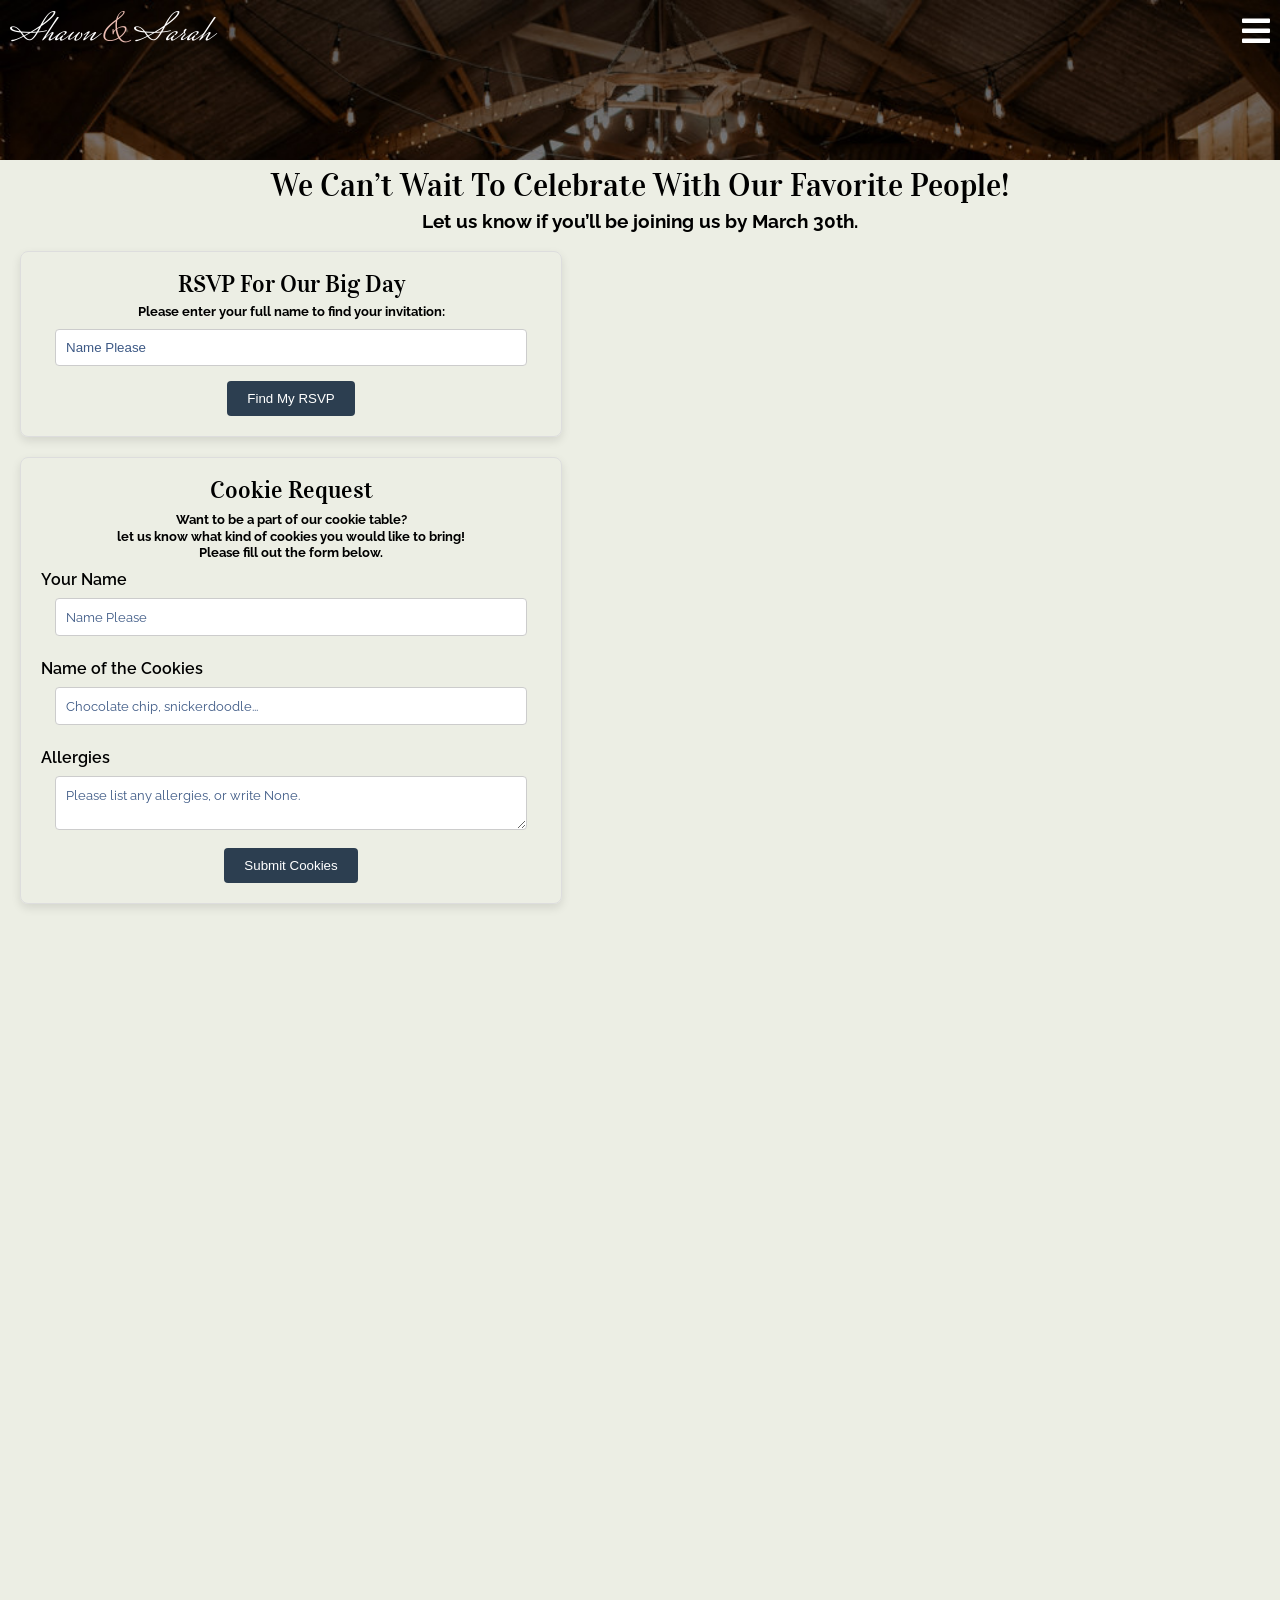
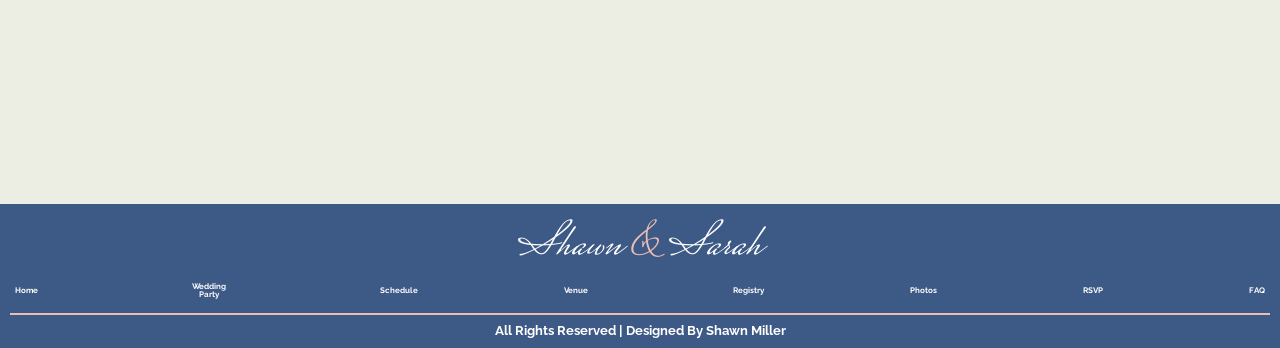
<file: rsvp.html>
<!doctype html>
<html>
<head>
<meta charset="UTF-8">
<title>RSVP</title>
<link href="css/reset.css" rel="stylesheet" type="text/css">
<link href="css/styles.css" rel="stylesheet" type="text/css">
<meta name="description" content="Shawn & Sara Wedding"/>
<meta name="viewport" content="initial-scale=1.0,width=device-width,maximum-scale=1,minimum-scale=1,user-scalable=no" />
<meta name="apple-mobile-web-app-capable" content="yes"/>
<link rel="stylesheet" href="https://use.fontawesome.com/releases/v5.0.7/css/all.css">
<link href="img/favicon.ico" type="image/x-icon" rel="shortcut icon"/>
<link rel="preconnect" href="https://fonts.googleapis.com">
<link rel="preconnect" href="https://fonts.gstatic.com" crossorigin>
<link rel="preconnect" href="https://fonts.googleapis.com">
<link rel="preconnect" href="https://fonts.gstatic.com" crossorigin>
<link href="https://fonts.googleapis.com/css2?family=Mrs+Saint+Delafield&family=Raleway:ital,wght@0,100..900;1,100..900&family=Vidaloka&display=swap" rel="stylesheet">
<script src="js/jquery-3.5.1.min.js"></script>
<script>
  window.GUESTS_SHEET_URL = "https://docs.google.com/spreadsheets/d/e/2PACX-1vTDhkwIkE19YYLFuxNf5Q0zSvXPK0EyO_7_aXzQSo9IckmWMcxswrCUYBhfgm18VFJAcSulFqIQQrno/pub?output=csv";
  window.RSVP_POST_URL = "https://script.google.com/macros/s/AKfycbzRODAwQnTK8LIxcfxM_rUGUVjZxKURVvzp4T_Z47-27I7R2VqsCsAdV7to-anHCGFX/exec";
  window.RSVP_EMAIL_RECIPIENT = "0421smm@gmail.com";
  window.COOKIE_POST_URL = "https://script.google.com/macros/s/AKfycbylHzQtTIV8bOzzjog74y6xwkK4o4B8bpveEq9mYHtkzR5k8Co9KymxWFthcwymCMBKmQ/exec";
</script>
</head>

<body>

<header id="rsvp_header">
<nav id="mobile1">
<a href="#" id="button"><i class="fas fa-bars fa-2x"></i></a>
<a href="index.html"><h1>Shawn <span class="Addpink">&</span> Sarah</h1></a>
</nav><!--ends mobile1-->
<nav id="mobile2">
  <a href="index.html"><h1>Shawn <span class="Addpink">&</span> Sarah</h1></a>
  <a href="#" id="close-btn">&times;</a>
<ul>
  <li><a href="index.html">Home</a></li>
  <li><a href="weddingparty.html">Wedding Party</a></li>
  <li><a href="schedule.html">Schedule</a></li>
  <li><a href="venue.html">Venue</a></li>
  <li><a href="registry.html">Registry</a></li>
  <li><a href="photos.html">Photos</a></li>
  <li><a href="rsvp.html">RSVP</a></li>
  <li><a href="faq.html">FAQ</a></li>
</ul>
</nav><!--ends mobile2-->
</header><!--ends header_mobile-->


<main id="RSVP_PAGE">

  <section class="rsvpopening">
  <h1>We Can’t Wait To Celebrate With Our Favorite People!</h1>

  <h2>Let us know if you’ll be joining us by March 30th.</h2>

  </section>

  <div class="rsvp-container">
    <h2>RSVP For Our Big Day</h2>

    <div id="search-section">
      <p>Please enter your full name to find your invitation:</p>
      <input type="text" id="guest-search" placeholder="Name Please">
      <button type="button" onclick="checkGuest()">Find My RSVP</button>
      <p id="error-msg" style="color: red; display: none;">Name not found. Please try again.</p>
    </div>

    <form id="rsvp-form" style="display: none;">
      <h3 id="welcome-name"></h3>

      <input type="hidden" id="hidden-name" name="guest_name">

      <label>Will you be attending?</label>
      <div class="radio-group">
        <input type="radio" id="yes" name="attendance" value="Joyfully Accepts" required>
        <label for="yes">Joyfully Accepts</label>
        <input type="radio" id="no" name="attendance" value="Regretfully Declines">
        <label for="no">Regretfully Declines</label>
      </div>

      <div id="plus-one-group" style="display: none;">
        <label for="plus-one-name">Plus One Name (Optional)</label>
        <input type="text" id="plus-one-name" name="plus_one" placeholder="Name Please">
      </div>

      <label for="guest-email">Email for Future Updates</label>
      <input type="email" id="guest-email" name="guest_email" placeholder="your@email.com" required autocomplete="email">

      <label for="allergies">Dietary Restrictions or Allergies?</label>
      <textarea id="allergies" name="allergies" placeholder="e.g. Nut allergy, gluten-free, vegetarian..."></textarea>

      <button type="submit" id="submit-btn">Submit RSVP</button>
      <p id="status" role="status" aria-live="polite"></p>
    </form>

    <div id="rsvp-success-modal" class="rsvp-success-modal" aria-hidden="true">
      <div class="rsvp-success-modal__content">
        <h3>Thank You!</h3>
        <p id="rsvp-success-message">Your RSVP has been received.</p>
        <button type="button" id="rsvp-close-modal">Close</button>
      </div>
    </div>
  </div>

  <div class="tag rsvp-container cookie-container">
    <h2>Cookie Request</h2>
    <p>Want to be a part of our cookie table?
      <br>let us know what kind of cookies you would like to bring! 
      <br>Please fill out the form below.
    </p>

    <form id="cookie-form">
      <label for="cookie-person-name">Your Name</label>
      <input type="text" id="cookie-person-name" name="person_name" placeholder="Name Please" required autocomplete="name">

      <label for="cookie-name">Name of the Cookies</label>
      <input type="text" id="cookie-name" name="cookie_name" placeholder="Chocolate chip, snickerdoodle..." required>

      <label for="cookie-allergies">Allergies</label>
      <textarea id="cookie-allergies" name="cookie_allergies" placeholder="Please list any allergies, or write None."></textarea>

      <button type="submit" id="cookie-submit-btn">Submit Cookies</button>
      <p id="cookie-status" role="status" aria-live="polite"></p>
    </form>
  </div>




<section class="footerlinks">
<div class="tag whoisbentley">
<h1>Who Is Bentley</h1>
<h2>& Why Is He So Cute?</h2>
<h3><a href="bentley.html">Find Out</a></h3>
</div>

<div class="tag registry">
<h1>Don't Know <br>What to Get Us?<br></h1>
<h2>We Have Already Picked Somethings Out!</h2>
<h3><a href="registry.html">Shop Now</a></h3>
</div>

<div class="tag rsvp">
<h1>Are You Avaliable?</h1>
<h2>If So Let Us Know If You Can Come!</h2>
<h3><a href="rsvp.html">RSVP Now</a></h3>
</div>

<div class="tag faq">
<h1>Do You Have Questions?</h1>
<h2>We Might Have Answers!</h2>
<h3><a href="faq.html">Find Out</a></h3>
</div>
</section>

</main>



<footer>
  <h1>Shawn <span class="Addpink">&</span> Sarah</h1>

  <nav id="footernav">
  <ul>
    <li><a href="index.html">Home</a></li>
    <li class="weddingpartylink"><a href="weddingparty.html">Wedding Party</a></li>
    <li><a href="schedule.html">Schedule</a></li>
    <li><a href="venue.html">Venue</a></li>
    <li><a href="registry.html">Registry</a></li>
    <li><a href="photos.html">Photos</a></li>
    <li><a href="rsvp.html">RSVP</a></li>
    <li><a href="faq.html">FAQ</a></li>
  </ul>
  </nav><!--ends mobile2-->


  <h6>All Rights Reserved | Designed By Shawn Miller</h6>
</footer>
<script src="js/script.js"></script>
<script src="js/rsvp.js"></script>
</body>
</html>
</file>
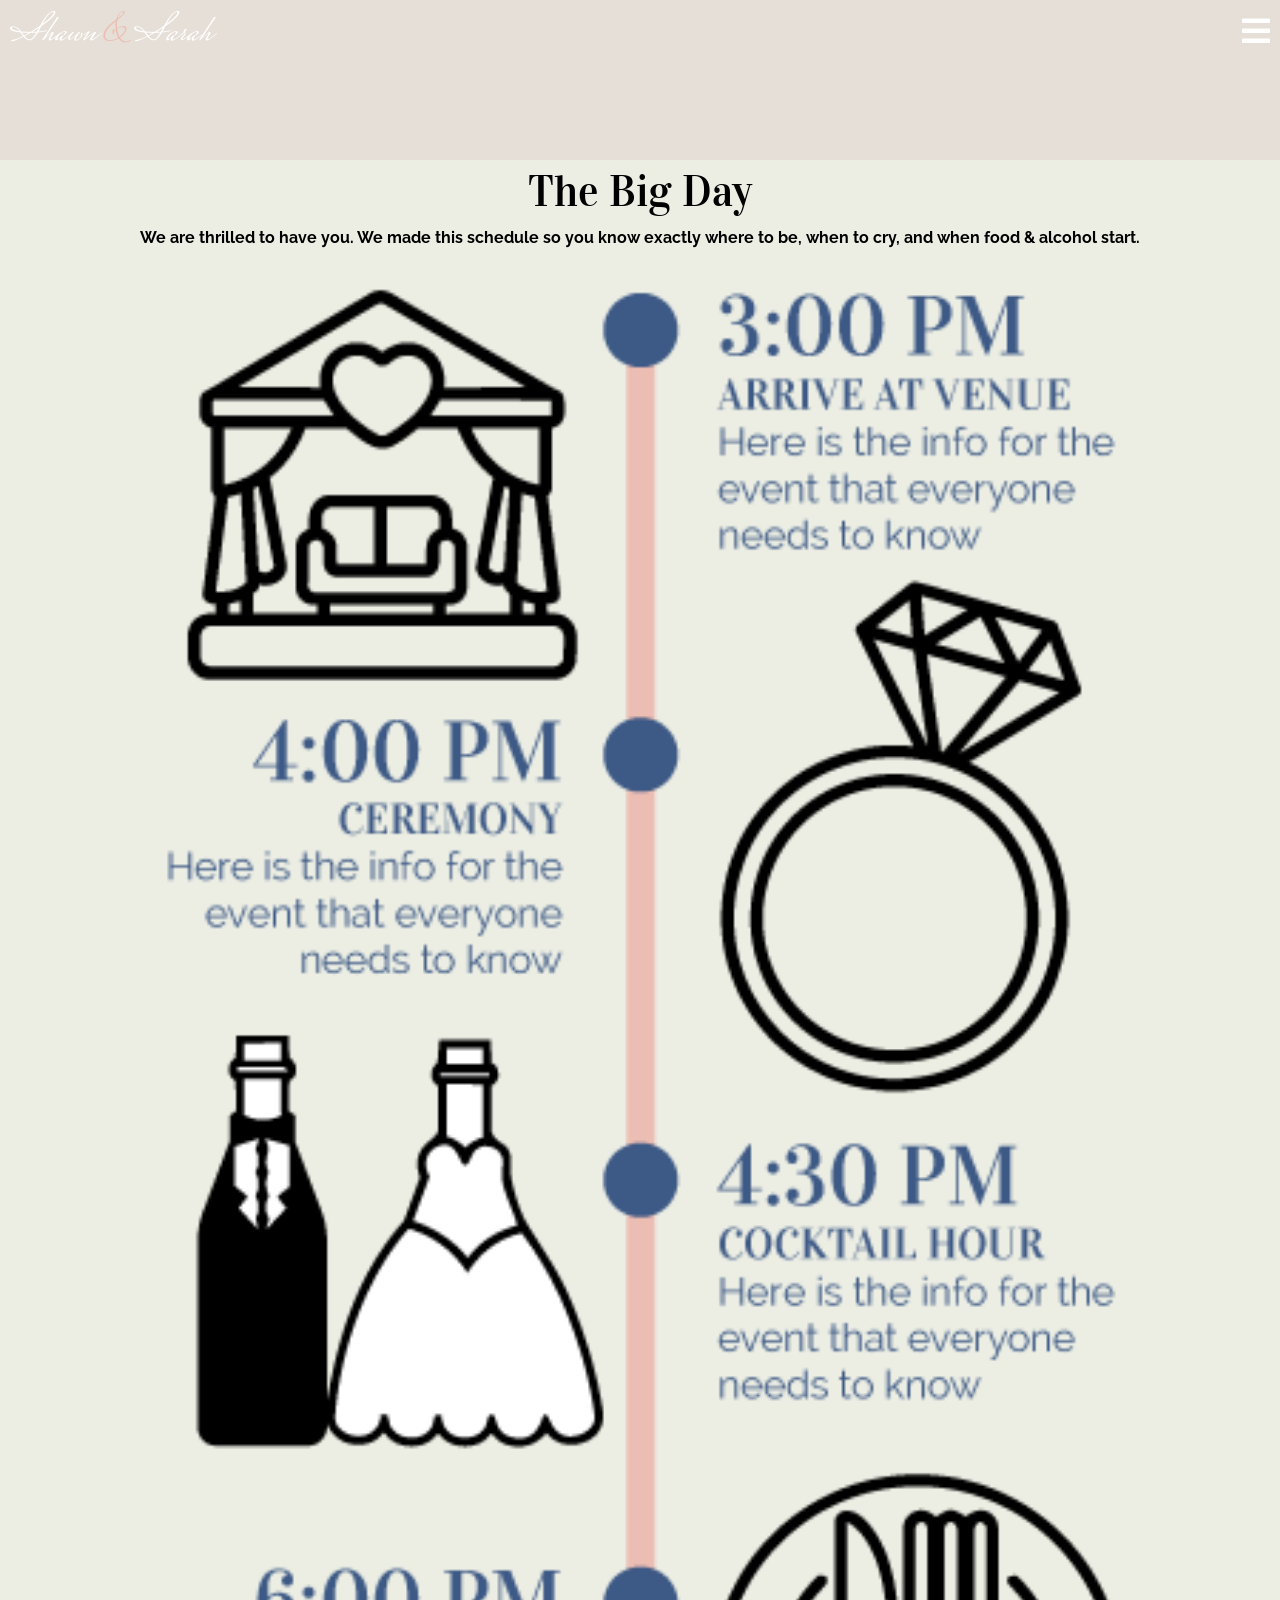
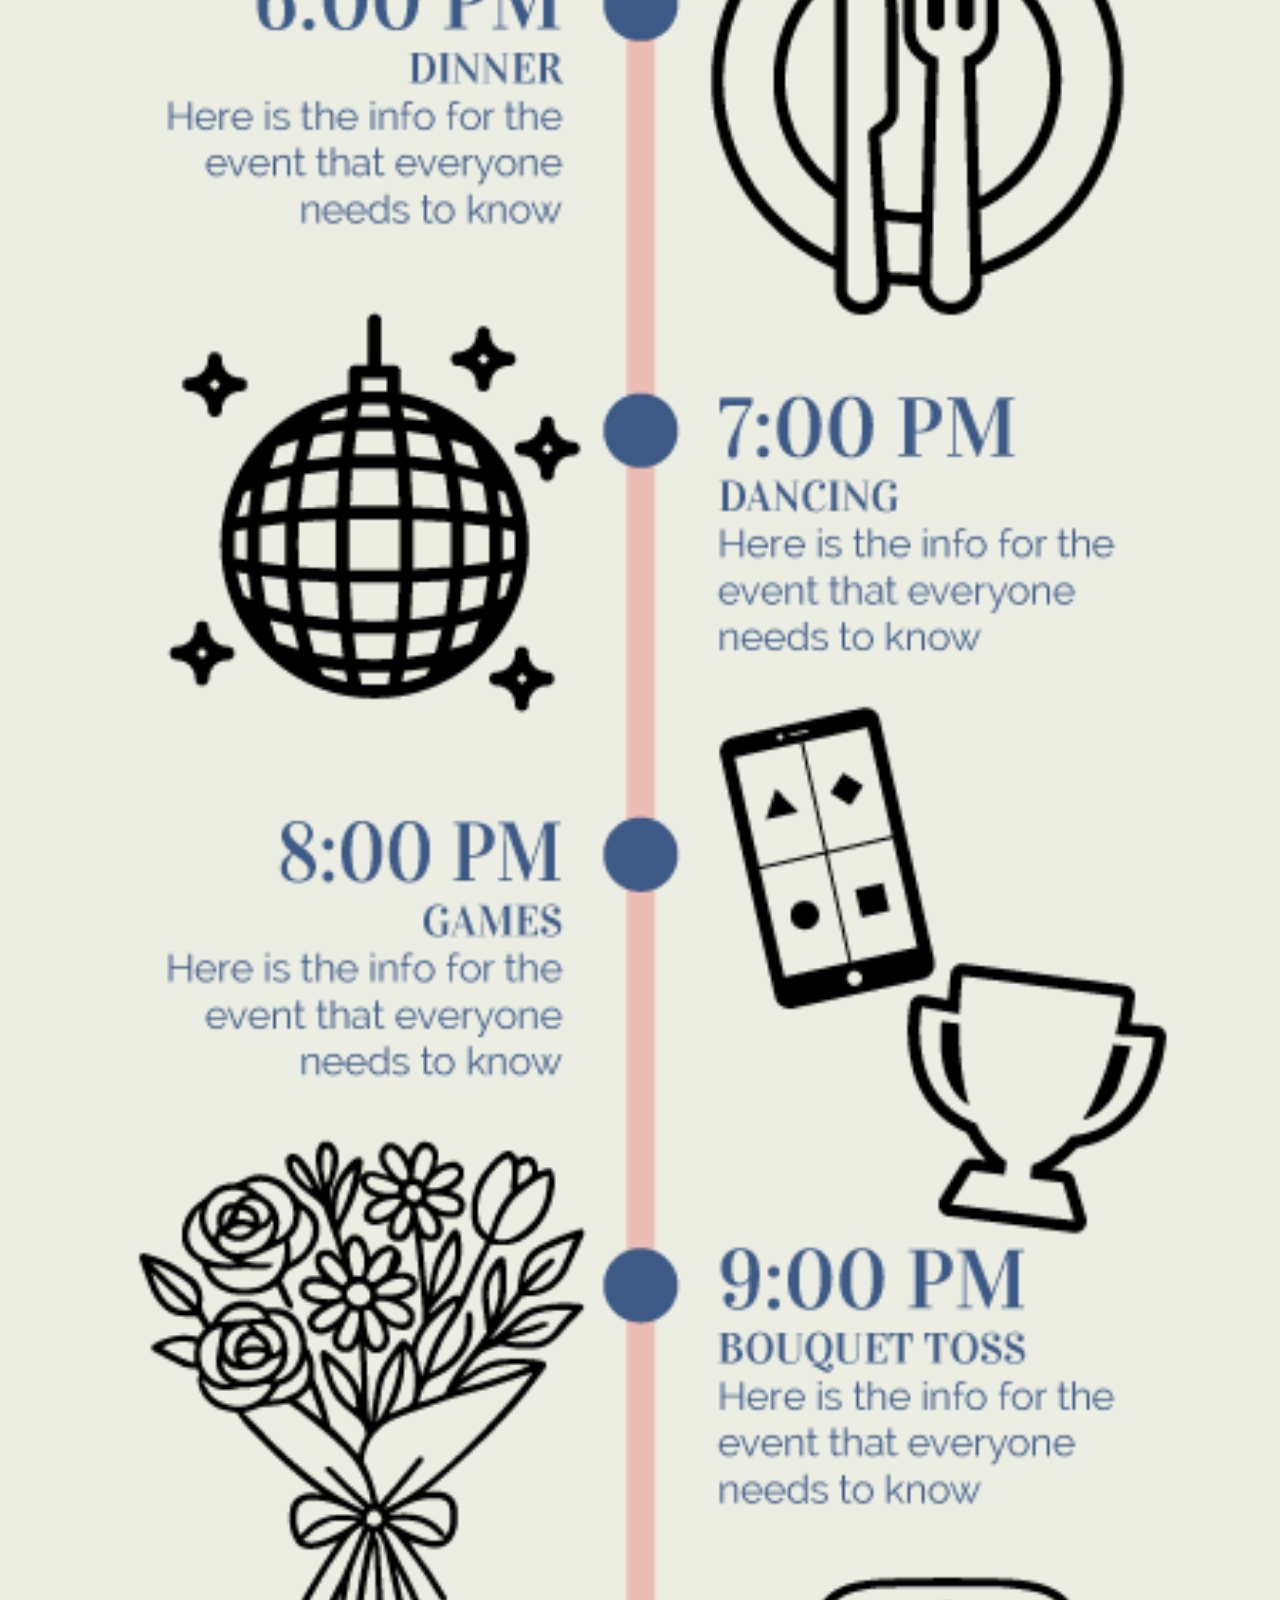
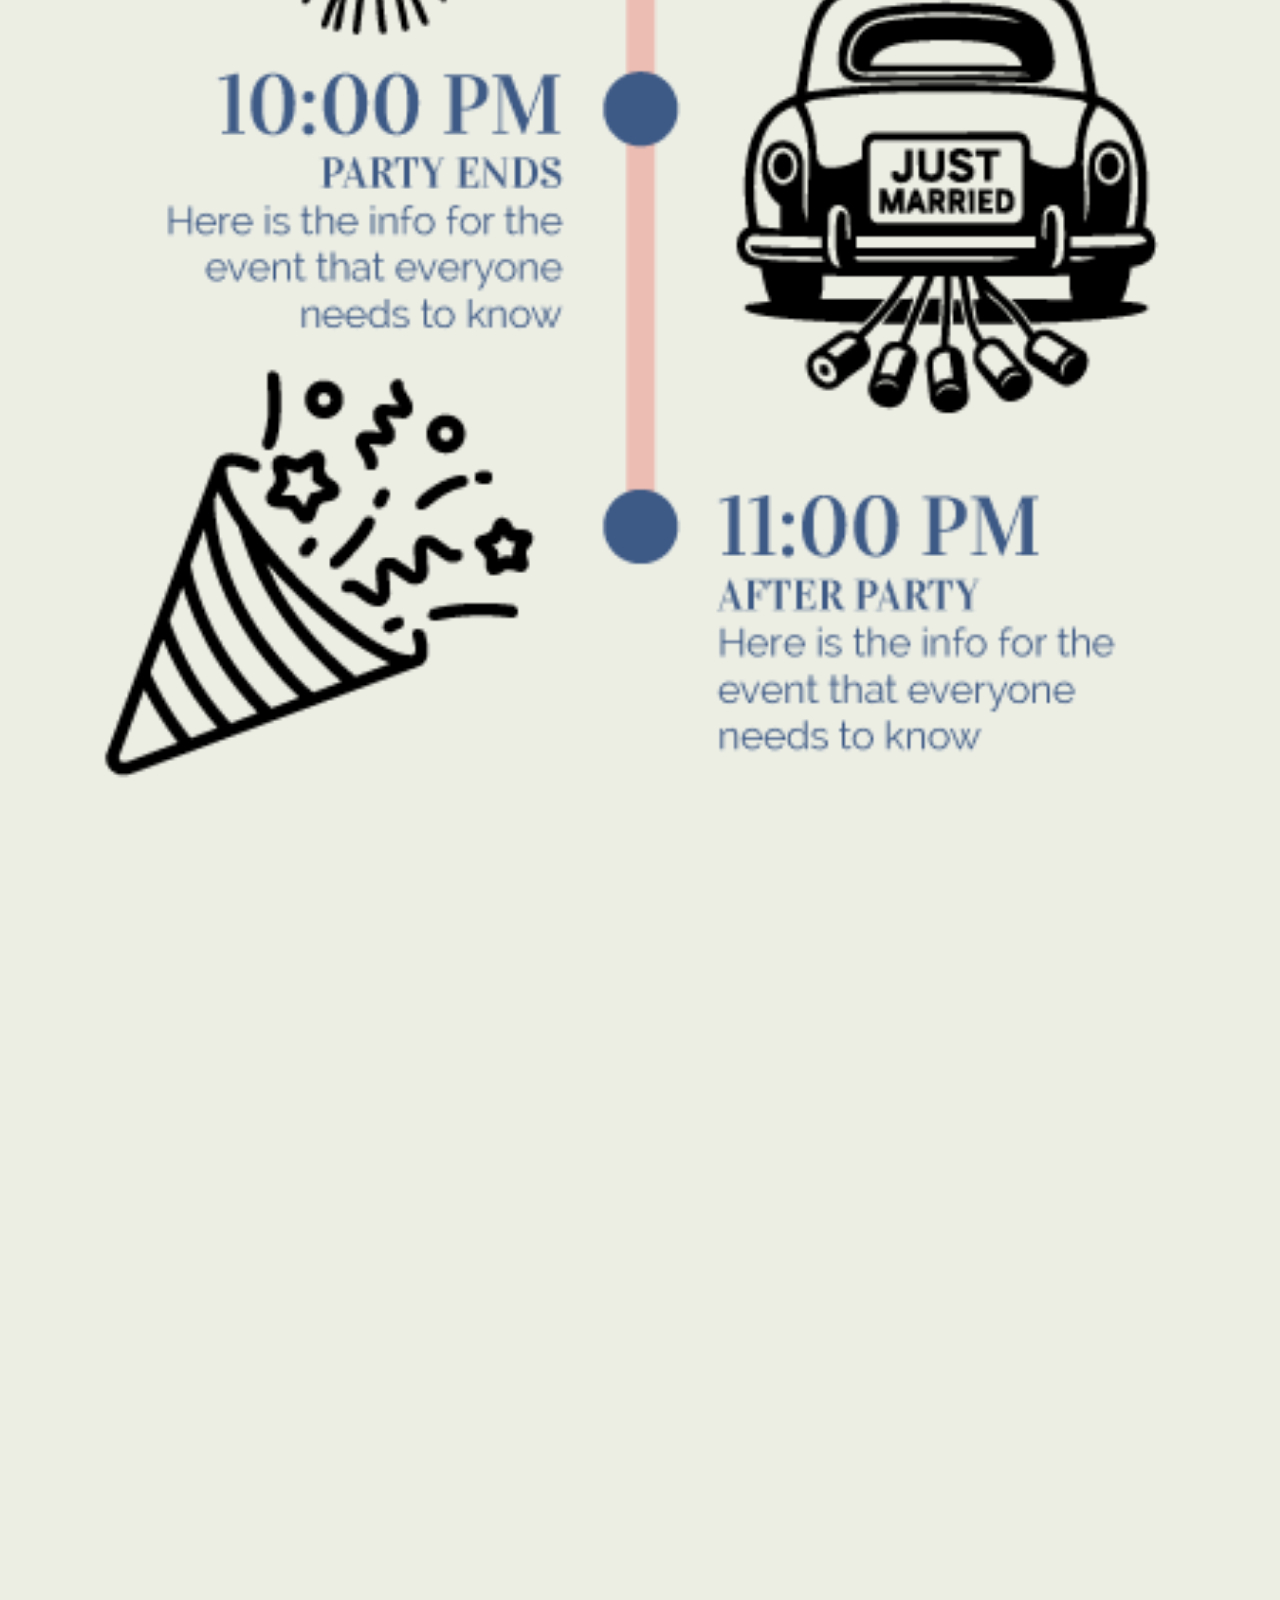
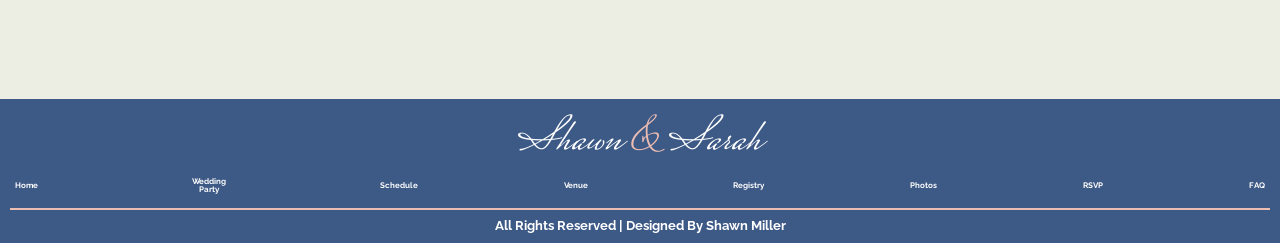
<file: schedule.html>
<!doctype html>
<html>
<head>
<meta charset="UTF-8">
<title>OurSchedule</title>
<link href="css/reset.css" rel="stylesheet" type="text/css">
<link href="css/styles.css" rel="stylesheet" type="text/css">
<meta name="description" content="Shawn & Sara Wedding"/>
<meta name="viewport" content="initial-scale=1.0,width=device-width,maximum-scale=1,minimum-scale=1,user-scalable=no" />
<meta name="apple-mobile-web-app-capable" content="yes"/>
<link rel="stylesheet" href="https://use.fontawesome.com/releases/v5.0.7/css/all.css">
<link href="img/favicon.ico" type="image/x-icon" rel="shortcut icon"/>
<link rel="preconnect" href="https://fonts.googleapis.com">
<link rel="preconnect" href="https://fonts.gstatic.com" crossorigin>
<link rel="preconnect" href="https://fonts.googleapis.com">
<link rel="preconnect" href="https://fonts.gstatic.com" crossorigin>
<link href="https://fonts.googleapis.com/css2?family=Mrs+Saint+Delafield&family=Raleway:ital,wght@0,100..900;1,100..900&family=Vidaloka&display=swap" rel="stylesheet">
<script src="js/jquery-3.5.1.min.js"></script>
</head>

<body>

<header id="schedule_header">
<nav id="mobile1">
<a href="#" id="button"><i class="fas fa-bars fa-2x"></i></a>
<a href="index.html"><h1>Shawn <span class="Addpink">&</span> Sarah</h1></a>
</nav><!--ends mobile1-->
<nav id="mobile2">
  <a href="index.html"><h1>Shawn <span class="Addpink">&</span> Sarah</h1></a>
  <a href="#" id="close-btn">&times;</a>
<ul>
  <li><a href="index.html">Home</a></li>
  <li><a href="weddingparty.html">Wedding Party</a></li>
  <li><a href="schedule.html">Schedule</a></li>
  <li><a href="venue.html">Venue</a></li>
  <li><a href="registry.html">Registry</a></li>
  <li><a href="photos.html">Photos</a></li>
  <li><a href="rsvp.html">RSVP</a></li>
  <li><a href="faq.html">FAQ</a></li>
</ul>
</nav><!--ends mobile2-->
</header><!--ends header_mobile-->


<main id="schedule_page">

  <section class="schedule_text"> 
    <h1>The Big Day</h1>
    <p>We are thrilled to have you. We made this schedule so you know exactly where to be, when to cry, and when food & alcohol start. </p>
  </section>


<img class="tag timeline" src="img/TIMELINE.png" alt="Schedule" class="schedule_img">




  <section class="footerlinks">
  <div class="tag whoisbentley">
  <h1>Who Is Bentley</h1>
  <h2>& Why Is He So Cute?</h2>
  <h3><a href="bentley.html">Find Out</a></h3>
  </div>

  <div class="tag registry">
  <h1>Don't Know <br>What to Get Us?<br></h1>
  <h2>We Have Already Picked Somethings Out!</h2>
  <h3><a href="registry.html">Shop Now</a></h3>
  </div>

  <div class="tag rsvp">
  <h1>Are You Avaliable?</h1>
  <h2>If So Let Us Know If You Can Come!</h2>
  <h3><a href="rsvp.html">RSVP Now</a></h3>
  </div>

  <div class="tag faq">
  <h1>Do You Have Questions?</h1>
  <h2>We Might Have Answers!</h2>
  <h3><a href="faq.html">Find Out</a></h3>
  </div>
  </section>

</main>



<footer>
  <h1>Shawn <span class="Addpink">&</span> Sarah</h1>

  <nav id="footernav">
  <ul>
    <li><a href="index.html">Home</a></li>
    <li class="weddingpartylink"><a href="weddingparty.html">Wedding Party</a></li>
    <li><a href="schedule.html">Schedule</a></li>
    <li><a href="venue.html">Venue</a></li>
    <li><a href="registry.html">Registry</a></li>
    <li><a href="photos.html">Photos</a></li>
    <li><a href="rsvp.html">RSVP</a></li>
    <li><a href="faq.html">FAQ</a></li>
  </ul>
  </nav><!--ends mobile2-->


  <h6>All Rights Reserved | Designed By Shawn Miller</h6>
</footer>
<script src="js/script.js"></script>
</body>
</html>
</file>
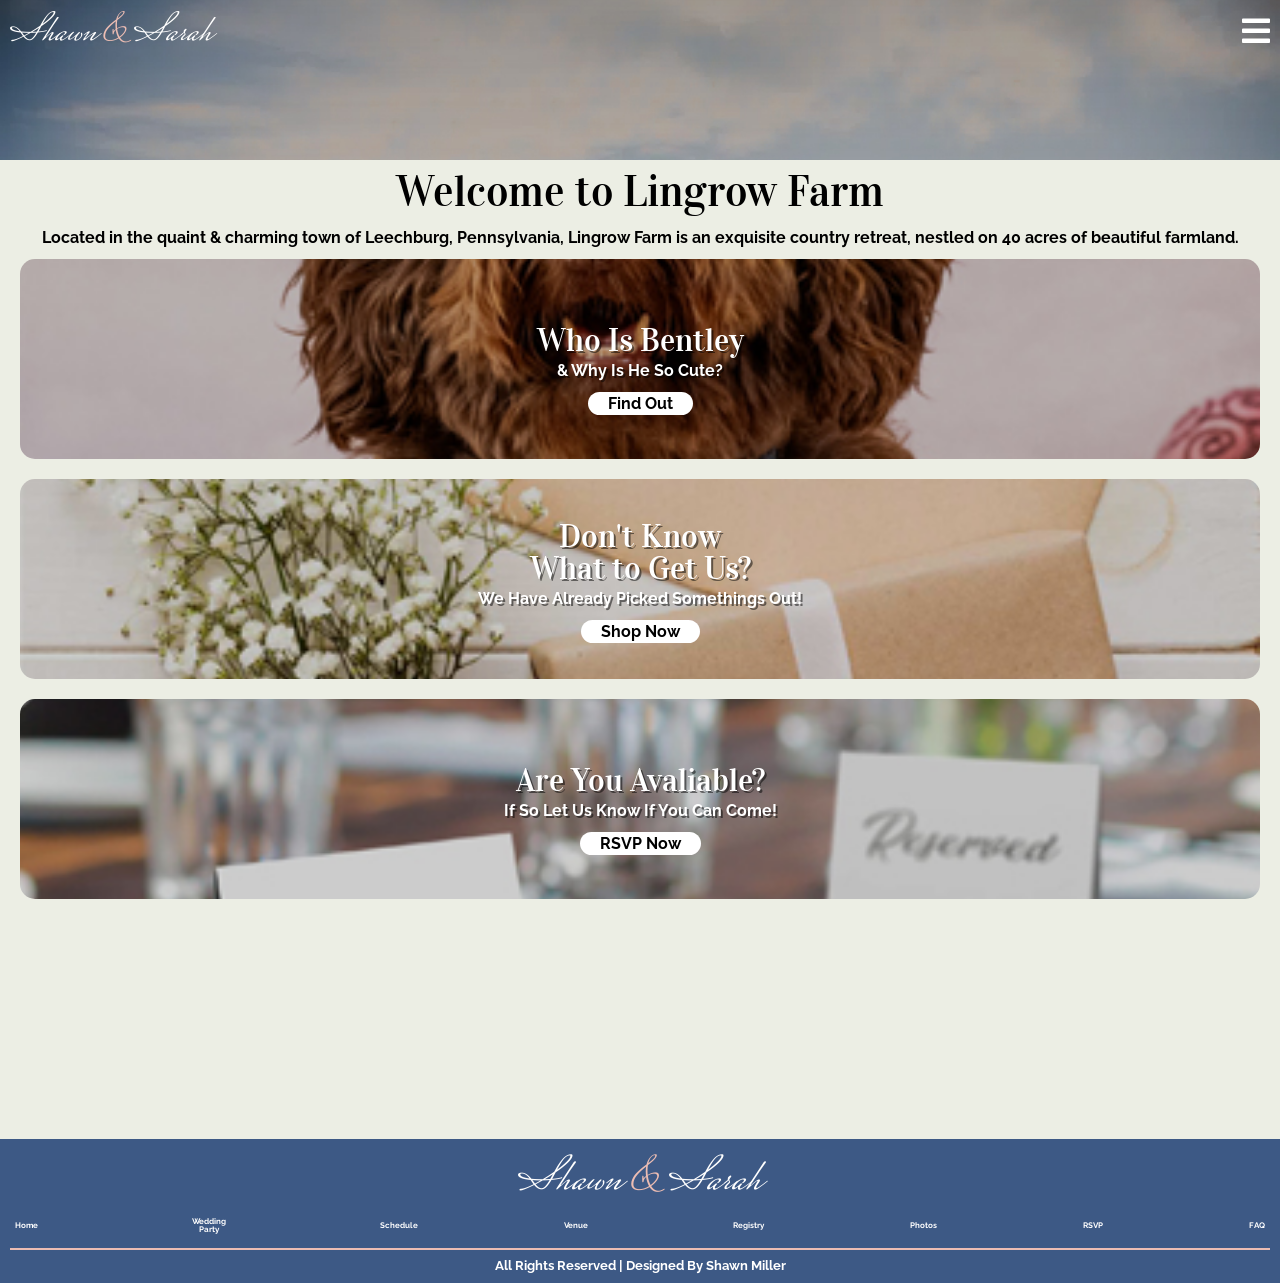
<file: venue.html>
<!doctype html>
<html>
<head>
<meta charset="UTF-8">
<title>Our Venue</title>
<link href="css/reset.css" rel="stylesheet" type="text/css">
<link href="css/styles.css" rel="stylesheet" type="text/css">
<meta name="description" content="Shawn & Sara Wedding"/>
<meta name="viewport" content="initial-scale=1.0,width=device-width,maximum-scale=1,minimum-scale=1,user-scalable=no" />
<meta name="apple-mobile-web-app-capable" content="yes"/>
<link rel="stylesheet" href="https://use.fontawesome.com/releases/v5.0.7/css/all.css">
<link href="img/favicon.ico" type="image/x-icon" rel="shortcut icon"/>
<link rel="preconnect" href="https://fonts.googleapis.com">
<link rel="preconnect" href="https://fonts.gstatic.com" crossorigin>
<link rel="preconnect" href="https://fonts.googleapis.com">
<link rel="preconnect" href="https://fonts.gstatic.com" crossorigin>
<link href="https://fonts.googleapis.com/css2?family=Mrs+Saint+Delafield&family=Raleway:ital,wght@0,100..900;1,100..900&family=Vidaloka&display=swap" rel="stylesheet">
<script src="js/jquery-3.5.1.min.js"></script>
</head>

<body>

<header id="Venue_header">
<nav id="mobile1">
<a href="#" id="button"><i class="fas fa-bars fa-2x"></i></a>
<a href="index.html"><h1>Shawn <span class="Addpink">&</span> Sarah</h1></a>
</nav><!--ends mobile1-->
<nav id="mobile2">
  <a href="index.html"><h1>Shawn <span class="Addpink">&</span> Sarah</h1></a>
  <a href="#" id="close-btn">&times;</a>
<ul>
  <li><a href="index.html">Home</a></li>
  <li><a href="weddingparty.html">Wedding Party</a></li>
  <li><a href="schedule.html">Schedule</a></li>
  <li><a href="venue.html">Venue</a></li>
  <li><a href="registry.html">Registry</a></li>
  <li><a href="photos.html">Photos</a></li>
  <li><a href="rsvp.html">RSVP</a></li>
  <li><a href="faq.html">FAQ</a></li>
</ul>
</nav><!--ends mobile2-->
</header><!--ends header_mobile-->


<main id="venue_page">
  <section class="venue_text">
    <h1>Welcome to Lingrow Farm</h1>
    <p>Located in the quaint & charming town of Leechburg, Pennsylvania, Lingrow Farm is an exquisite country retreat, nestled on 40 acres of beautiful farmland.</p>
  </section>  



<section class="footerlinks">
<div class="tag whoisbentley">
<h1>Who Is Bentley</h1>
<h2>& Why Is He So Cute?</h2>
<h3><a href="bentley.html">Find Out</a></h3>
</div>

<div class="tag registry">
<h1>Don't Know <br>What to Get Us?<br></h1>
<h2>We Have Already Picked Somethings Out!</h2>
<h3><a href="registry.html">Shop Now</a></h3>
</div>

<div class="tag rsvp">
<h1>Are You Avaliable?</h1>
<h2>If So Let Us Know If You Can Come!</h2>
<h3><a href="rsvp.html">RSVP Now</a></h3>
</div>

<div class="tag faq">
<h1>Do You Have Questions?</h1>
<h2>We Might Have Answers!</h2>
<h3><a href="faq.html">Find Out</a></h3>
</div>
</section>

</main>



<footer>
  <h1>Shawn <span class="Addpink">&</span> Sarah</h1>

  <nav id="footernav">
  <ul>
    <li><a href="index.html">Home</a></li>
    <li class="weddingpartylink"><a href="weddingparty.html">Wedding Party</a></li>
    <li><a href="schedule.html">Schedule</a></li>
    <li><a href="venue.html">Venue</a></li>
    <li><a href="registry.html">Registry</a></li>
    <li><a href="photos.html">Photos</a></li>
    <li><a href="rsvp.html">RSVP</a></li>
    <li><a href="faq.html">FAQ</a></li>
  </ul>
  </nav><!--ends mobile2-->


  <h6>All Rights Reserved | Designed By Shawn Miller</h6>
</footer>
<script src="js/script.js"></script>
</body>
</html>
</file>
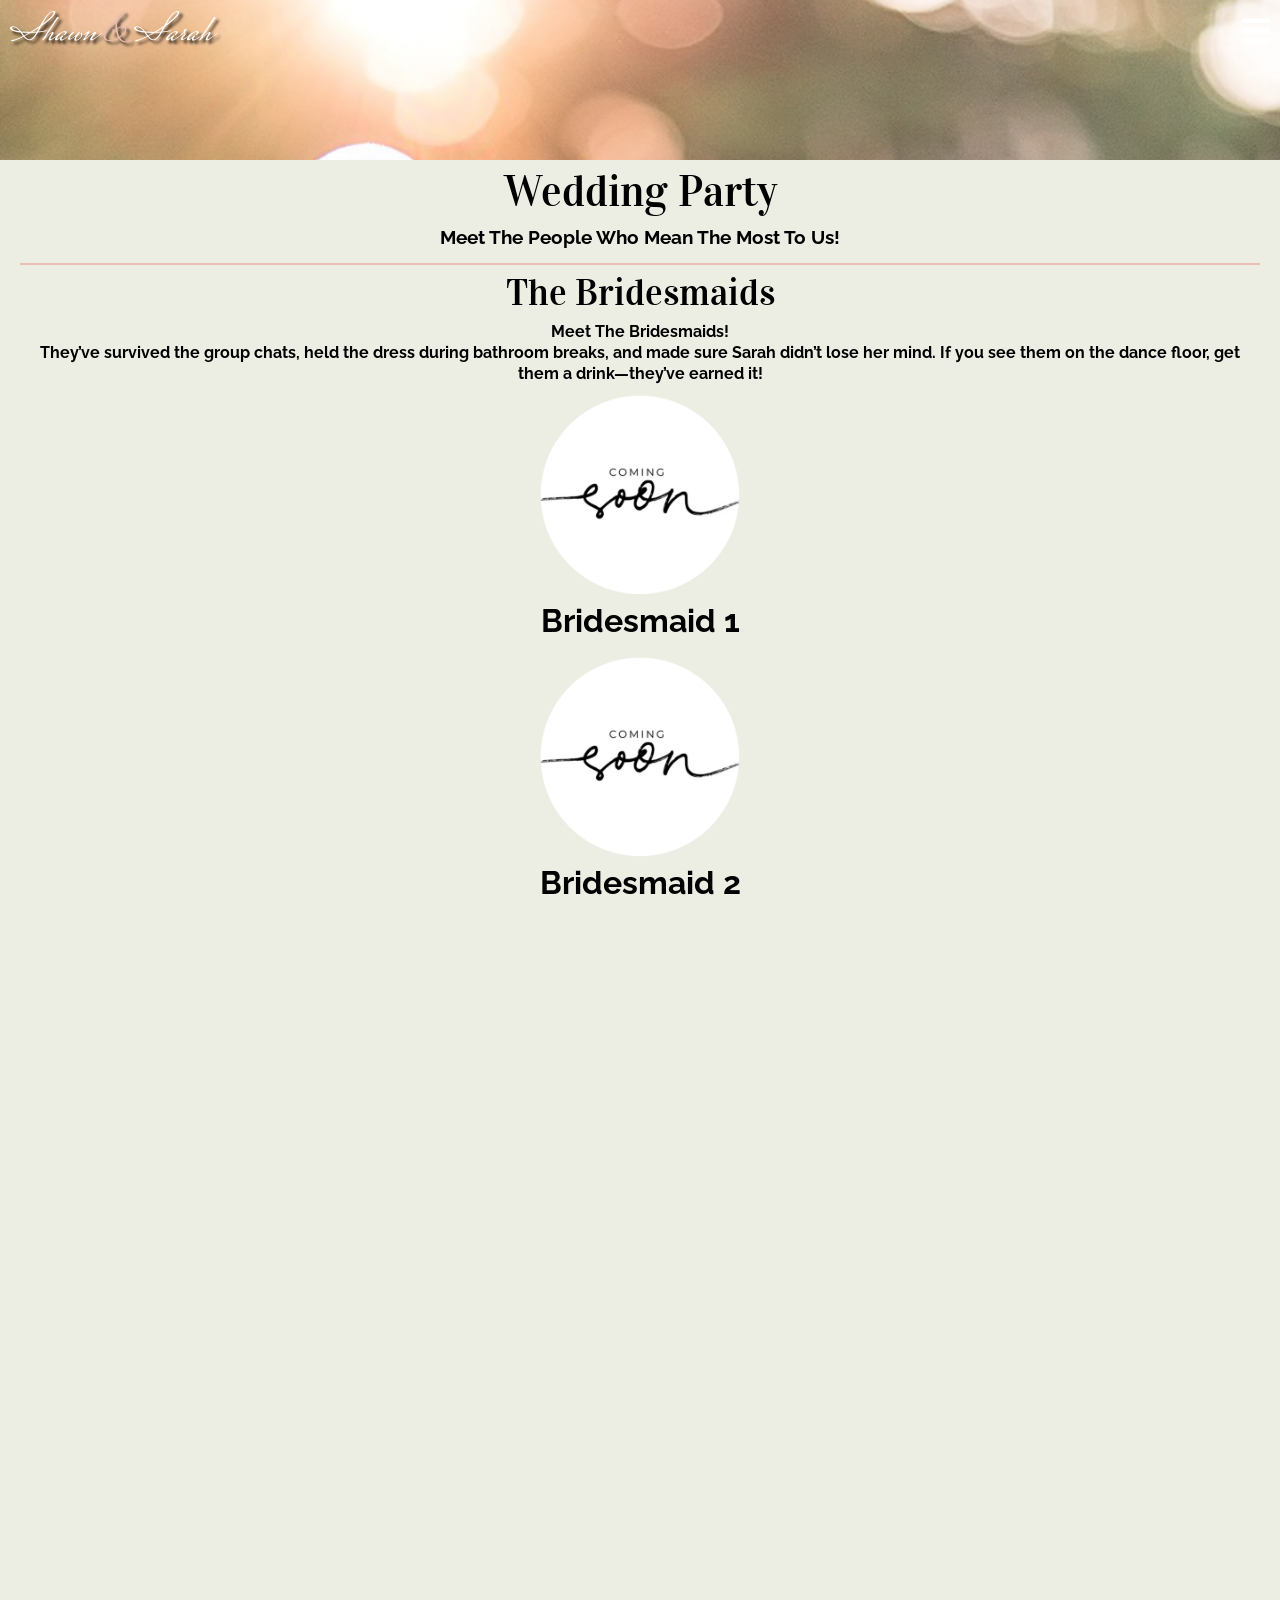
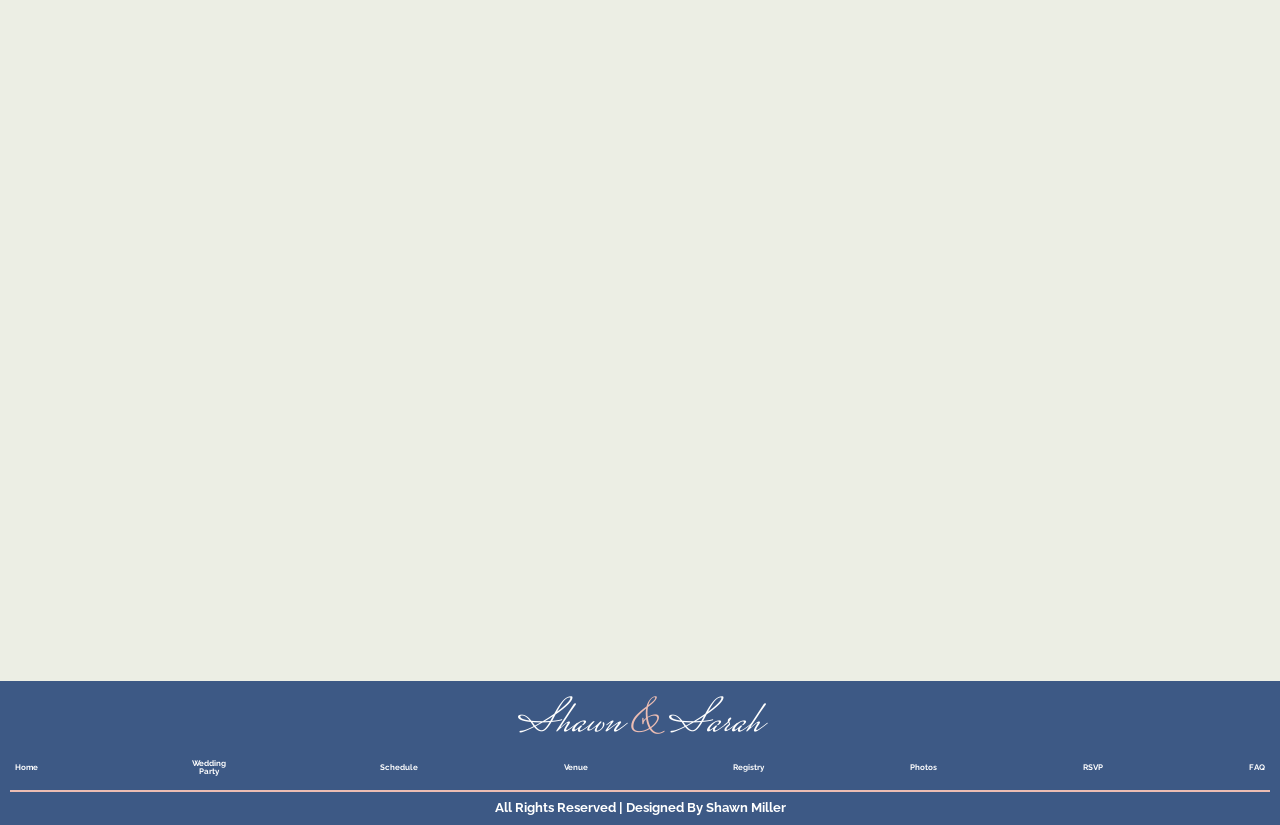
<file: weddingparty.html>
<!doctype html>
<html>
<head>
<meta charset="UTF-8">
<title>Wedding Party</title>
<link href="css/reset.css" rel="stylesheet" type="text/css">
<link href="css/styles.css" rel="stylesheet" type="text/css">
<meta name="description" content="Shawn & Sara Wedding"/>
<meta name="viewport" content="initial-scale=1.0,width=device-width,maximum-scale=1,minimum-scale=1,user-scalable=no" />
<meta name="apple-mobile-web-app-capable" content="yes"/>
<link rel="stylesheet" href="https://use.fontawesome.com/releases/v5.0.7/css/all.css">
<link href="img/favicon.ico" type="image/x-icon" rel="shortcut icon"/>
<link rel="preconnect" href="https://fonts.googleapis.com">
<link rel="preconnect" href="https://fonts.gstatic.com" crossorigin>
<link rel="preconnect" href="https://fonts.googleapis.com">
<link rel="preconnect" href="https://fonts.gstatic.com" crossorigin>
<link href="https://fonts.googleapis.com/css2?family=Mrs+Saint+Delafield&family=Raleway:ital,wght@0,100..900;1,100..900&family=Vidaloka&display=swap" rel="stylesheet">
<script src="js/jquery-3.5.1.min.js"></script>
</head>

<body>

<header id="wedding_header">
<nav id="mobile1">
<a href="#" id="button"><i class="fas fa-bars fa-2x"></i></a>
<a href="index.html"><h1>Shawn <span class="Addpink">&</span> Sarah</h1></a>
</nav><!--ends mobile1-->
<nav id="mobile2">
  <a href="index.html"><h1>Shawn <span class="Addpink">&</span> Sarah</h1></a>
  <a href="#" id="close-btn">&times;</a>
<ul>
  <li><a href="index.html">Home</a></li>
  <li><a href="weddingparty.html">Wedding Party</a></li>
  <li><a href="schedule.html">Schedule</a></li>
  <li><a href="venue.html">Venue</a></li>
  <li><a href="registry.html">Registry</a></li>
  <li><a href="photos.html">Photos</a></li>
  <li><a href="rsvp.html">RSVP</a></li>
  <li><a href="faq.html">FAQ</a></li>
</ul>
</nav><!--ends mobile2-->
</header><!--ends header_mobile-->


<main id="weddingparty_Page">
  
  <section class="weddingparty">
  <h1>Wedding Party</h1>
  <p>Meet The People Who Mean The Most To Us!</p>

    <selection class="Bridesmaids">
      <h2>The Bridesmaids</h2>
      <p>Meet The Bridesmaids!<br class="bridesmaids_mobile_only_br"> They’ve survived the group chats, held the dress during bathroom breaks, and made sure Sarah didn’t lose her mind. If you see them on the dance floor, get them a drink—they’ve earned it!</p>
        <div class="tag Bridesmaid">
          <img src="img/Circle_Temp.png" alt="Bridesmaid1">
          <h3>Bridesmaid 1</h3>
        </div>
        <div class="tag Bridesmaid">
          <img src="img/Circle_Temp.png" alt="Bridesmaid2">
          <h3>Bridesmaid 2</h3>
        </div>
        <div class="tag Bridesmaid">
          <img src="img/Circle_Temp.png" alt="Bridesmaid3">
          <h3>Bridesmaid 3</h3>
        </div>

    </selection>

    <selection class="tag Groomsmen">
      <h2>The Groomsmen</h2>
      <p>Meet The Groomsmen!<br class="groomsmen_mobile_only_br">They have one job: get the groom to the altar on time, looking semi-presentable. If you see them looking lost please point them to the bar.</p>
        <div class="tag Groomsman">
          <img src="img/Circle_Temp.png" alt="Groomsman1">
          <h3>Groomsman 1</h3>
        </div>
        <div class="tag Groomsman">
          <img src="img/Circle_Temp.png" alt="Groomsman2">
          <h3>Groomsman 2</h3>
        </div>
        <div class="tag Groomsman">
          <img src="img/Circle_Temp.png" alt="Groomsman3">
          <h3>Groomsman 3</h3>
        </div> 
        </selection>


        <selection class="tag thekids">
      <h2>The Kids</h2>
      <p>Meet The Ring Bearer & Flower Girls! They have one job: drop the petals, keep the rings, and avoid a mid-aisle meltdown. If you see them wandering off, please point them toward the cookie table.</p>
        <div class="tag Kids">
          <img src="img/Circle_Temp.png" alt="Kids">
          <h3>Kid 1</h3>
        </div>
        <div class="tag Kids">
          <img src="img/Circle_Temp.png" alt="Kids">
          <h3>Kid 2</h3>
        </div>
        <div class="tag Kids">
          <img src="img/Circle_Temp.png" alt="Kids">
          <h3>Kid 3</h3>
        </div> 
        </selection>
  
  
  </section>



  <section class="footerlinks">
  <div class="tag whoisbentley">
  <h1>Who Is Bentley</h1>
  <h2>& Why Is He So Cute?</h2>
  <h3><a href="bentley.html">Find Out</a></h3>
  </div>

  <div class="tag registry">
  <h1>Don't Know <br>What to Get Us?<br></h1>
  <h2>We Have Already Picked Somethings Out!</h2>
  <h3><a href="registry.html">Shop Now</a></h3>
  </div>

  <div class="tag rsvp">
  <h1>Are You Avaliable?</h1>
  <h2>If So Let Us Know If You Can Come!</h2>
  <h3><a href="rsvp.html">RSVP Now</a></h3>
  </div>

  <div class="tag faq">
  <h1>Do You Have Questions?</h1>
  <h2>We Might Have Answers!</h2>
  <h3><a href="faq.html">Find Out</a></h3>
  </div>
  </section>

</main>



<footer>
  <h1>Shawn <span class="Addpink">&</span> Sarah</h1>

  <nav id="footernav">
  <ul>
    <li><a href="index.html">Home</a></li>
    <li class="weddingpartylink"><a href="weddingparty.html">Wedding Party</a></li>
    <li><a href="schedule.html">Schedule</a></li>
    <li><a href="venue.html">Venue</a></li>
    <li><a href="registry.html">Registry</a></li>
    <li><a href="photos.html">Photos</a></li>
    <li><a href="rsvp.html">RSVP</a></li>
    <li><a href="faq.html">FAQ</a></li>
  </ul>
  </nav><!--ends mobile2-->


  <h6>All Rights Reserved | Designed By Shawn Miller</h6>
</footer>
<script src="js/script.js"></script>
</body>
</html>
</file>
<file: css/styles.css>
/*#3D5985 Ford Newport Blue;
#B1A696; French Oak
#ECBDB3; Shilo Pink
*/

/*
.vidaloka-regular {
  font-family: "Vidaloka", serif;
  font-weight: 400;
  font-style: normal;
}

.raleway-<uniquifier> {
  font-family: "Raleway", sans-serif;
  font-optical-sizing: auto;
  font-weight: <weight>;
  font-style: normal;
}
mrs-saint-delafield-regular {
  font-family: "Mrs Saint Delafield", cursive;
  font-weight: 400;
  font-style: normal;
}
*/


/*Stuff That Is Good
-Home Page 
(Good for now)
–Registry Page
(Good for now)
- ALL Pages
(Footer link images add some good for now)
*/

/*Stuff To Work On

-Wedding Party Page
*Needs done at a later date (•Add Images and names of People)

-Schedule Page
*Needs done at a later date (•Update Actural Schedule and descriptions)

-Venue Page
(•Build Whole Page Out)

-Photos Page
(•Build Whole Page Out)

-RSVP page
(•RSVP & cookie requests need some fixing up centering & spacing)

-FAQ Page
*Needs done at a later date (•Add Actual Questions & Answers)

-Bentley Page
*Needs done at a later date (•Update page with more details)
*/



/*STARTS CSS for all pages*/
body{
  background-color: #ECEEE4;
}
html.no-scroll,
body.no-scroll {
  overflow: hidden;
  height: 100%;
}
img{
  width: 100%;
}
/*Shawn & Sarah Logo*/
header h1{
font-family: "Mrs Saint Delafield", cursive;
font-weight: 400;
font-style: normal;
color: #fff;
font-size: 2.5em;
padding: 15px 10px 10px;
}
header a:link, header a:active, header a:visited{
color: #fff;
text-decoration: none;
transition: color .5s;
}
.Addpink{
  color: #ECBDB3;
}
/*Shawn & Sarah Logo*/

/*Starts Moblie Nav*/
#button{
  float: right;
  color: #fff;
  font-size: 1em;
  padding: 15px 10px 0;/*pushes button inward on top and sides*/
}

#close-btn {
  position: absolute;
  top: 10px;
  right: 10px;
  font-size: 3em;      /* Makes the X nice and big */
  color: #fff;         /* Matches your white text */
  text-decoration: none;
  cursor: pointer;
  line-height: 1;
  transition: color 0.3s;
}

#close-btn:hover {
  color: #ECEEE4;      /* Matches your other hover link color */
}

#mobile2{
  position: fixed; /* Fixes position relative to viewport */
  width: 100%;     /* Spans full width */
  height: 100%;
  top: 0px;
  bottom: 0px;
  z-index: 2;   /* Ensures it stays above other content */
  text-align: center;
  display: none;
  background-color: #3D5985;
  padding-top: 0px;
}

#mobile2 h1{
  text-align: left;
  margin-top: 10px;
  margin-left:10px;
  font-size: 2.5em;
}
#mobile2 li{
  font-family: "Raleway", sans-serif;
  font-optical-sizing: auto;
  font-weight: <weight>;
  font-style: normal;
  font-size: 2em;
  line-height: 2em;
  margin-top: 10px;
}
#mobile2 li:hover{
  background-color: #B1A696;
}
#mobile2 a:link, #mobile2 a:active, #mobile2 a:visited{
color: #fff;
text-decoration: none;
transition: color .5s;
}
#mobile2 a:hover{
  color: #ECEEE4;
}/*ends Moblie Nav*/

/*Starts Links on all pages*/
.footerlinks{
  margin: 5px 20px 10px;
}

.whoisbentley{
  width: 100%;
  height: 200px;
  align-content: center;
  margin-bottom: 20px;
  background-image: url(../img/WHOISBENTLY.jpg);
  background-repeat: no-repeat; /* Prevents the image from tiling */
  background-position: center;
  background-size: cover; /* Scales the image to cover the entire container */
  border-radius: 15px;
}
.whoisbentley h1{
  margin-top: 50px;
  font-family: "Vidaloka", serif;
  font-weight: 400;
  font-style: normal;
  font-size: 2em;
  text-align: center;
  padding-bottom: 6px;
  color: #fff;
  text-shadow: 2px 2px rgba(0, 0, 0, 0.5); /* h-shadow, v-shadow, color */
}
.whoisbentley h2{
  font-family: "Raleway", sans-serif;
  font-optical-sizing: auto;
  font-weight: bold;
  font-style: normal;
  font-size: 1em;
  text-align: center;
  padding-bottom: 5px;
  color: #fff;
  text-shadow: 2px 2px rgba(0, 0, 0, 0.5); /* h-shadow, v-shadow, color */
}

.whoisbentley h3{
  font-family: "Raleway", sans-serif;
  font-optical-sizing: auto;
  font-weight: bold;
  font-style: normal;
  font-size: 1em;
  text-align: center;
  padding-bottom: 15px;
  padding: 2px;
  margin: 10px 30px 30px;
}
.whoisbentley a:link, .whoisbentley a:active, .whoisbentley a:visited{
  color: #000;
  padding: 2px 20px 2px;
  text-decoration: none;
  transition: .5s;
  background-color: #fff;
  border-radius: 15px;
}

.whoisbentley a:hover{
  color: #ECBDB3;
  padding: 2px 30px 2px;
}

.registry{
  width: 100%;
  height: 200px;
  align-content: center;
  margin-bottom: 20px;
  background-image: url(../img/Gift.jpg);
  background-repeat: no-repeat; /* Prevents the image from tiling */
  background-position: center;
  background-size: cover; /* Scales the image to cover the entire container */
  border-radius: 15px;
}
.registry h1{
  margin-top: 35px;
  font-family: "Vidaloka", serif;
  font-weight: 400;
  font-style: normal;
  font-size: 2em;
  text-align: center;
  padding-bottom: 6px;
  color: #fff;
  text-shadow: 2px 2px rgba(0, 0, 0, 0.5); /* h-shadow, v-shadow, color */
}
.registry h2{
  font-family: "Raleway", sans-serif;
  font-optical-sizing: auto;
  font-weight: bold;
  font-style: normal;
  font-size: 1em;
  text-align: center;
  padding-bottom: 5px;
  color: #fff;
  text-shadow: 2px 2px rgba(0, 0, 0, 0.5); /* h-shadow, v-shadow, color */
}

.registry h3{
  font-family: "Raleway", sans-serif;
  font-optical-sizing: auto;
  font-weight: bold;
  font-style: normal;
  font-size: 1em;
  text-align: center;
  padding-bottom: 5px;
  padding: 2px;
  margin: 10px 30px 30px;
}
.registry a:link, .registry a:active, .registry a:visited{
  color: #000;
  padding: 2px 20px 2px;
  text-decoration: none;
  transition: .5s;
  background-color: #fff;
  border-radius: 15px;
}

.registry a:hover{
  color: #ECBDB3;
  padding: 2px 30px 2px;
}

.rsvp{
  width: 100%;
  height: 200px;
  align-content: center;
  margin-bottom: 20px;
  background-image: url(../img/rsvp.jpg);
  background-repeat: no-repeat; /* Prevents the image from tiling */
  background-position: center;
  background-size: cover; /* Scales the image to cover the entire container */
  border-radius: 15px;
}
.rsvp h1{
  margin-top: 50px;
  font-family: "Vidaloka", serif;
  font-weight: 400;
  font-style: normal;
  font-size: 2em;
  text-align: center;
  padding-bottom: 6px;
  color: #fff;
  text-shadow: 2px 2px rgba(0, 0, 0, 0.5); /* h-shadow, v-shadow, color */
}
.rsvp h2{
  font-family: "Raleway", sans-serif;
  font-optical-sizing: auto;
  font-weight: bold;
  font-style: normal;
  font-size: 1em;
  text-align: center;
  padding-bottom: 5px;
  color: #fff;
  text-shadow: 2px 2px rgba(0, 0, 0, 0.5); /* h-shadow, v-shadow, color */
}

.rsvp h3{
  font-family: "Raleway", sans-serif;
  font-optical-sizing: auto;
  font-weight: bold;
  font-style: normal;
  font-size: 1em;
  text-align: center;
  padding-bottom: 5px;
  padding: 2px;
  margin: 10px 30px 30px;
}
.rsvp a:link, .rsvp a:active, .rsvp a:visited{
  color: #000;
  padding: 2px 20px 2px;
  text-decoration: none;
  transition: .5s;
  background-color: #fff;
  border-radius: 15px;
}

.rsvp a:hover{
  color: #ECBDB3;
  padding: 2px 30px 2px;
}

.faq{
  width: 100%;
  height: 200px;
  align-content: center;
  margin-bottom: 20px;
  background-image: url(../img/Barn.jpg);
  background-repeat: no-repeat; /* Prevents the image from tiling */
  background-position: center;
  background-size: cover; /* Scales the image to cover the entire container */
  border-radius: 15px;
}
.faq h1{
  margin-top: 40px;
  font-family: "Vidaloka", serif;
  font-weight: 400;
  font-style: normal;
  font-size: 2em;
  text-align: center;
  padding: 5px;
  color: #fff;
  text-shadow: 2px 2px rgba(0, 0, 0, 0.5); /* h-shadow, v-shadow, color */
}
.faq h2{
  font-family: "Raleway", sans-serif;
  font-optical-sizing: auto;
  font-weight: bold;
  font-style: normal;
  font-size: 1em;
  text-align: center;
  padding-bottom: 5px;
  color: #fff;
  text-shadow: 2px 2px rgba(0, 0, 0, 0.5); /* h-shadow, v-shadow, color */
}

.faq h3{
  font-family: "Raleway", sans-serif;
  font-optical-sizing: auto;
  font-weight: bold;
  font-style: normal;
  font-size: 1em;
  text-align: center;
  padding-bottom: 5px;
  padding: 2px;
  margin: 10px 30px 30px;
}
.faq a:link, .faq a:active, .faq a:visited{
  color: #000;
  padding: 2px 20px 2px;
  text-decoration: none;
  transition: .5s;
  background-color: #fff;
  border-radius: 15px;
}

.faq a:hover{
  color: #ECBDB3;
  padding: 2px 30px 2px;
}/*Ends Links on all pages*/

/*Starts Footer*/
footer{
  position: sticky; /* Fixes position relative to viewport */
  top: 0px;
  padding: 10px;
  text-align: center;
  background-color: #3D5985;
}
footer h1{
  font-family: "Mrs Saint Delafield", cursive;
  font-weight: 400;
  font-style: normal;
  color: #fff;
  font-size: 3em;
  padding: 10px;
}

#footernav{
  font-family: "Raleway", sans-serif;
  font-optical-sizing: auto;
  font-weight: bold;
  font-style: normal;
  font-size: .5em;
  padding-bottom: 15px;
}
#footernav ul{
  display: flex;
  justify-content: space-between;
  align-items: center;
  margin: 0px 5px;
}

#footernav wa-icon{
  font-size: 2em;
  color: #fff;
  margin-bottom: 5px;
  
}

#footernav .weddingpartylink{
width: 50px;
}

#footernav a:link, #footernav a:active, #footernav a:visited{
color: #fff;
text-decoration: none;
transition: color .5s;
}
#footernav a:hover{
  color: #ECEEE4;
}/*ends Moblie Nav*/
footer h6{
  font-family: "Raleway", sans-serif;
  font-optical-sizing: auto;
  font-weight: bold;
  font-style: normal;
  font-size:.8em;
  color: #fff;
  border-top: 2px solid #ECBDB3;
  padding-top: 10px;
}
/*ends Footer*/

.tag {
  opacity: 0;
  transform: translate(0, 10vh);
  transition: all 1s;
}

.tag.visible {
  opacity: 1;
  transform: translate(0, 0);
}
/*ENDS CSS for all pages*/



/*Starts Main Home page*/
#Home_header #mobile1 h1{
text-shadow: 3px 3px 3px rgba(0, 0, 0, 1);
}

#Home_header{
  height: 160px;
  background-image: url(../img/Shawn_&_Sarah_Home.jpg);
  background-repeat: no-repeat; /* Prevents the image from tiling */
  background-position: 0px -130px; /* Centers the image */
  background-size: cover; /* Scales the image to cover the entire container */
}
.ShawnSarahhomepage{
  max-width:900px;
}
.Couple{
  padding: 10px 10px 10px;
}
.Couple h1{
  font-family: "Vidaloka", serif;
  font-weight: 400;
  font-style: normal;
  font-size: 1.6em;
  text-align: center;
  padding-bottom: 5px;
}

.Couple p{
  font-family: "Raleway", sans-serif;
  font-optical-sizing: auto;
  font-weight: <weight>;
  font-style: normal;
  font-size: .9em;
  text-align: center;
  line-height: 1.3em;
  padding-bottom: 15px;
}

#clock *,
#clock *:before,
#clock *:after {
  box-sizing: border-box;
}

#clock .main-content {
  height: 100%;
  display: flex;
  justify-content: center;
  align-items: center;
  text-align: center;
}

#clock.container {
  width: 100%;
  max-width: 960px;
  margin: auto;
  padding: 20px;
}

/* Countdown styles */
ul#countdown {
  position: relative;
  display: flex;
  justify-content: center;
  gap: 10px;
  margin: 0 auto;
  padding: 0;
  color: #000;
  overflow: hidden;
  font-weight: bold;
  line-height: 1.25;

  li {
    flex: 0 0 15%;
    position: relative;
    margin: 0;
    padding: 0;
    display: flex;
    flex-direction: column;
    text-align: center;

    .number,
    &.colon span {
      font-size: clamp(1.5rem, 2vw, 2rem);
    }

    .number {
      padding: 0.3em;
      margin-bottom: 5px;
      display: block;
      background-color: #ECBDB3;
      border-radius: 10px;
      color: #fff;
    }

    &.colon {
      flex: 0 0 1%;
      display: block;

      span {
        padding: 0.2em 0 0;
        display: block;
        color: #B1A696;
      }
    }

    .label {
      color: #000;
      font-size: clamp(1rem, 3vw, 1.8rem);
      text-transform: uppercase;
    }
  }
}

.timer-message {
  text-align: center;
  font-family: "Raleway", sans-serif;
  font-optical-sizing: auto;
  font-weight: bold;
  font-style: normal;
  font-size: 2em;
  text-align: center;
  color: #DE8E7C;
  padding-top: 10px;
}

.requestbox{
  padding: 10px;
  margin: 0px 10px 10px;
  border-top: 2px solid #ECBDB3;
  border-bottom: 2px solid #ECBDB3;
}/* Countdown styles */

.requestbox h2{
  font-family: "Raleway", sans-serif;
  font-optical-sizing: auto;
  font-weight: bold;
  font-style: normal;
  font-size: 1.9em;
  text-align: center;
  padding-bottom: 10px;
}
.requestbox h3{
  font-family: "Raleway", sans-serif;
  font-optical-sizing: auto;
  font-weight: bold;
  font-style: normal;
  font-size: .9em;
  text-align: center;
  padding-bottom: 10px;
}
.requestbox h4{
  font-family: "Raleway", sans-serif;
  font-optical-sizing: auto;
  font-weight: bold;
  font-style: normal;
  font-size: .8em;
  text-align: center;
  padding: 10px;
}

::placeholder{
  color: #3D5985;
}

.requestbox form{
  display: flex;
  flex-direction: column;
  align-items: center;
}

.requestbox form input {
  Border:none;
  background-color: #fff;
  color: #B1A696;
  font-family: "Raleway", sans-serif;
  font-optical-sizing: auto;
  font-weight: bold;
  font-style: normal;
  font-size: 1em;
  border-radius: 20px;
  text-align: center;
  display: block; /* Input elements are inline by default, change to block */
  margin: 5px auto; /* Sets left and right margins to auto */
}

.requestbox button{
  color: #3D5985;
  border: none;
  background-color: #fff;
  font-family: "Raleway", sans-serif;
  font-optical-sizing: auto;
  font-weight: bold;
  font-style: normal;
  font-size: 1em;
  border-radius: 20px;
  text-align: center;
  padding: 10px 30px 10px;
  display: block; /* Input elements are inline by default, change to block */
  margin: 5px auto; /* Sets left and right margins to auto */
}
.requestbox button:hover{
color: #ECBDB3;
}
.requestbox iframe{
  display: block;
margin: 0px auto;
}
/*Ends Main Home page*/

/*Starts Wedding Party Page*/
#wedding_header{
  height: 160px;
  background-image: url(../img/Weddingpartyheader.jpg);
  background-repeat: no-repeat; /* Prevents the image from tiling */
  background-position: 0px -10px; /* Centers the image */
  background-size: cover; /* Scales the image to cover the entire container */
}

#wedding_header #mobile1 h1{
text-shadow: 3px 3px 3px rgba(0, 0, 0, 1);
}

.weddingparty{
  margin:  10px 20px;
}
.bridesmaids_mobile_only_br{
  display: inline;
  }
.weddingparty h1{
  font-family: "Vidaloka", serif;
  font-weight: 400;
  font-style: normal;
  font-size: 2.7em;
  text-align: center;
  padding-bottom: 15px;
}
.weddingparty p{
  font-family: "Raleway", sans-serif;
  font-optical-sizing: auto;
  font-weight: bold;
  font-style: normal;
  font-size: 1.2em;
  text-align: center;
}
.Bridesmaids{
  Padding: 10px;
}
.Bridesmaids h2{
  font-family: "Vidaloka", serif;
  font-weight: 400;
  font-style: normal;
  font-size: 2.3em;
  text-align: center;
  padding: 10px 0px 10px;
  border-top: 2px solid #ECBDB3;
}
.Bridesmaids img{
  display: block;
  width: 200px;
  margin: 10px auto;
}
.Bridesmaids p{
  font-family: "Raleway", sans-serif;
  font-optical-sizing: auto;
  font-weight: bold;
  font-style: normal;
  font-size: 1em;
  text-align: center;
  line-height: 1.3em;
}
.Bridesmaids h3{
  font-family: "Raleway", sans-serif;
  font-optical-sizing: auto;
  font-weight: bold;
  font-style: normal;
  font-size: 2em;
  text-align: center;
  padding-bottom: 10px;
}

.Groomsmen{
  Padding: 10px;
}
.Groomsmen h2{
  font-family: "Vidaloka", serif;
  font-weight: 400;
  font-style: normal;
  font-size: 2.3em;
  text-align: center;
  padding: 10px 0px 10px;
  border-top: 2px solid #ECBDB3;
}
.Groomsmen img{
  display: block;
  width: 200px;
  margin: 10px auto;
}
.Groomsmen p{
  font-family: "Raleway", sans-serif;
  font-optical-sizing: auto;
  font-weight: bold;
  font-style: normal;
  font-size: 1em;
  text-align: center;
  line-height: 1.3em;
}
.groomsmen_mobile_only_br{
  display: inline;
  }
.Groomsmen h3{
  font-family: "Raleway", sans-serif;
  font-optical-sizing: auto;
  font-weight: bold;
  font-style: normal;
  font-size: 2em;
  text-align: center;
  padding-bottom: 10px;
}

.thekids{
  Padding: 10px;
}
.thekids h2{
  font-family: "Vidaloka", serif;
  font-weight: 400;
  font-style: normal;
  font-size: 2.3em;
  text-align: center;
  padding: 10px 0px 10px;
  border-top: 2px solid #ECBDB3;
}
.Kids img{
  display: block;
  width: 200px;
  margin: 10px auto;
}
.thekids p{
  font-family: "Raleway", sans-serif;
  font-optical-sizing: auto;
  font-weight: bold;
  font-style: normal;
  font-size: 1em;
  text-align: center;
  line-height: 1.3em;
}
.Kids h3{
  font-family: "Raleway", sans-serif;
  font-optical-sizing: auto;
  font-weight: bold;
  font-style: normal;
  font-size: 2em;
  text-align: center;
  padding-bottom: 10px;
}
/*ends wedding party page*/

/*Starts schedule Page*/
#schedule_header{
  height: 160px;
  background-image: url(../img/Schedule.jpg);
  background-repeat: no-repeat; /* Prevents the image from tiling */
  background-position: 0px -45px; /* Centers the image */
  background-size: cover; /* Scales the image to cover the entire container */
}
.schedule_text{
margin:  10px 20px;
}
.schedule_text h1{
  font-family: "Vidaloka", serif;
  font-weight: 400;
  font-style: normal;
  font-size: 2.7em;
  text-align: center;
  padding-bottom: 15px;
}
.schedule_text p{
font-family: "Raleway", sans-serif;
  font-optical-sizing: auto;
  font-weight: bold;
  font-style: normal;
  font-size: 1em;
  text-align: center;
  line-height: 1.3em;
}

.timeline{
  max-height: 100%;
  width: 90%
  margin: 0px auto;
}

/*ends schedule page*/

/*Starts venue Page*/
#Venue_header{
  height: 160px;
  background-image: url(../img/LingrowFarms_Barn.jpg);
  background-repeat: no-repeat; /* Prevents the image from tiling */
  background-position: 0px -15px; /* Centers the image */
  background-size: cover; /* Scales the image to cover the entire container */
}

.venue_text{
  margin:  10px 20px;
}

.venue_text h1{
  font-family: "Vidaloka", serif;
  font-weight: 400;
  font-style: normal;
  font-size: 2.7em;
  text-align: center;
  padding-bottom: 15px;
}
.venue_text p{
font-family: "Raleway", sans-serif;
  font-optical-sizing: auto;
  font-weight: bold;
  font-style: normal;
  font-size: 1em;
  text-align: center;
  line-height: 1.3em;
}


/*ends Venue*/







/*Starts Registry Page*/
#registry_header{
  height: 160px;
  background-image: url(../img/REG_HEAD.jpg);
  background-repeat: no-repeat; /* Prevents the image from tiling */
  background-size: cover; /* Scales the image to cover the entire container */
}
.registry_text{
  margin:  15px 20px;
}
.registry_text h1{
  font-family: "Vidaloka", serif;
  font-weight: 400;
  font-style: normal;
  font-size: 2.7em;
  text-align: center;
  padding-bottom: 15px;
}
.registry_text p{
  font-family: "Raleway", sans-serif;
  font-optical-sizing: auto;
  font-weight: bold;
  font-style: normal;
  font-size: 1em;
  text-align: center;
  line-height: 1.3em;
}

.registry_links{
  background-color: #fff;
  margin: 10px 20px 30px;
  padding: 15px;
  border-radius: 20px;
}

.registry_links img{
  border-radius: 20px;
}
.registry_links h1{
  font-family: "Vidaloka", serif;
  font-weight: 400;
  font-style: normal;
  font-size: 2em;
  text-align: center;
  padding: 15px 0px 40px;
}

.registry_links h2{
  font-family: "Raleway", sans-serif;
  font-optical-sizing: auto;
  font-weight: bold;
  font-style: normal;
  font-size: .9em;
  text-align: center;
  padding-bottom: 20px;
}
.registry_links a:link, .registry_links a:active, .registry_links a:visited{
  color: #fff;
  padding: 10px 80px 10px;
  text-decoration: none;
  transition: .5s;
  background-color: #000;
  border-radius: 30px;
}

.registry_links a:hover{
  color: #ECBDB3;
  padding: 10px 80px 10px;
}
/*Ends Registry Page*/

/*Starts Photos Page*/

/*ends photos page*/

/*Starts RSVP PAGE*/
#rsvp_header{
  height: 160px;
  background-image: url(../img/RSVP_HEADER.jpg);
  background-repeat: no-repeat; /* Prevents the image from tiling */
  background-size: cover; /* Scales the image to cover the entire container */
}
.rsvpopening h1{
  font-family: "Vidaloka", serif;
  font-weight: 400;
  font-style: normal;
  font-size: 2em;
  text-align: center;
  padding: 10px 10px 0px;
}

.rsvpopening h2{
  font-family: "Raleway", sans-serif;
  font-optical-sizing: auto;
  font-weight: bold;
  font-style: normal;
  font-size: 1.2em;
  text-align: center;
  padding-top: 10px;
}

.rsvp-container {
  max-width: 500px;
  margin: 20px 20px;
  padding: 20px;
  border: 1px solid #ddd;
  border-radius: 8px;
  font-family: sans-serif;
  text-align: center;
  box-shadow: 0 4px 10px rgba(0,0,0,0.1);
}

.rsvp-container h2{
  font-family: "Vidaloka", serif;
  font-weight: 400;
  font-style: normal;
  font-size: 1.5em;
  text-align: center;
  padding-bottom: 10px;
}
.rsvp-container p {
  font-family: "Raleway", sans-serif;
  font-optical-sizing: auto;
  font-weight: bold;
  font-style: normal;
  font-size: .8em;
  text-align: center;
}

 #error-msg {
  color: red;
  font-family: "Raleway", sans-serif;
  font-optical-sizing: auto;
  font-weight: bold;
  font-style: normal;
  font-size: .8em;
  text-align: center;
  padding-top: 10px;
}

#welcome-name{
  font-size: 1.2em;
}


input[type="text"], textarea {
  width: 90%;
  padding: 10px;
  margin: 10px 0 15px;
  border: 1px solid #ccc;
  border-radius: 4px;
}

#RSVP_PAGE label {
  display: block;
  text-align: left;
  margin-top: 10px;
  font-family: "Raleway", sans-serif;
  font-weight: 600;
}

#RSVP_PAGE button {
  background-color: #2c3e50;
  color: white;
  padding: 10px 20px;
  border: none;
  border-radius: 4px;
  cursor: pointer;
}

#RSVP_PAGE button:hover {
  background-color: #34495e;
}

.radio-group {
  text-align: left;
  margin: 10px 0 15px;
}

/* Ensure radio options stay on a single horizontal line */
#RSVP_PAGE .radio-group {
  display: inline-flex;
  align-items: center;
  gap: 12px;
  flex-wrap: nowrap;
}

/* Make radio inputs and their labels appear on the same line
   and vertically centered within the RSVP page only. Hide
   any stray <br> used in markup so labels don't break lines. */
#RSVP_PAGE .radio-group input[type="radio"],
#RSVP_PAGE .radio-group label {
  display: inline-block;
  vertical-align: middle;
  margin-right: 10px;
}

#RSVP_PAGE .radio-group br {
  display: none;
}

#plus-one-group {
  margin-bottom: 10px;
}

.rsvp-success-modal {
  position: fixed;
  inset: 0;
  background: rgba(0, 0, 0, 0.65);
  display: none;
  align-items: center;
  justify-content: center;
  padding: 20px;
  z-index: 1000;
}

.rsvp-success-modal.is-open {
  display: flex;
}

.rsvp-success-modal__content {
  background: #fff;
  border-radius: 8px;
  padding: 24px 28px;
  max-width: 420px;
  width: 100%;
  text-align: center;
  box-shadow: 0 8px 24px rgba(0, 0, 0, 0.2);
}

.rsvp-success-modal__content h3 {
  font-family: "Vidaloka", serif;
  font-size: 1.6em;
  margin-bottom: 10px;
}

.rsvp-success-modal__content p {
  font-family: "Raleway", sans-serif;
  margin-bottom: 16px;
  line-height: 1.5;
}

.rsvp-success-modal__content button {
  background-color: #2c3e50;
  color: white;
  padding: 10px 20px;
  border: none;
  border-radius: 4px;
  cursor: pointer;
}

.cookie-container {
 max-width: 500px;
  margin: 20px 20px;
  padding: 20px;
  border: 1px solid #ddd;
  border-radius: 8px;
  font-family: sans-serif;
  text-align: center;
  box-shadow: 0 4px 10px rgba(0,0,0,0.1);
}

.cookie-container input[type="text"],
.cookie-container textarea {
  font-family: "Raleway", sans-serif;
}

.cookie-container p {
  font-family: "Raleway", sans-serif;
  font-optical-sizing: auto;
  font-weight: bold;
  font-style: normal;
  font-size: .8em;
  text-align: center;
  line-height: 1.3em;
}

/*Ends RSVP Page*/

/*Starts FAQ PAGE*/
#FAQ_header{
  height: 160px;
  background-image: url(../img/FAQ.jpg);
  background-repeat: no-repeat; /* Prevents the image from tiling */
  background-size: cover; /* Scales the image to cover the entire container */
}
.faq_header h1{
  font-family: "Vidaloka", serif;
  font-weight: 400;
  font-style: normal;
  font-size: 2em;
  text-align: center;
  padding: 20px 0px;
}

.faq-item {
  margin:  0px 20px 0px;
  background-color: none;
  border-bottom: 2px solid #ECBDB3;
}

.faq-question {
  padding-bottom: 10px;
  padding-top: 10px;
  background-color: #ECEEE4;
  width: 100%;
  display: flex;
  justify-content: space-between; /* Pushes text left, icon right */
  align-items: center;      /* Keeps icon centered vertically to the text */
  border: none;
  cursor: pointer;
  gap: 20px;                /* Ensures text never touches the icon */
}

.faq-question p{
  font-family: "Vidaloka", serif;
  font-weight: 400;
  font-style: normal;
  font-size: 1.5em;
  text-align: left;
}

/* The Plus/X Icon */
.icon {
  position: relative;
  width: 25px;
  height: 25px;
  flex-shrink: 0;           /* CRITICAL: Prevents icon from shrinking */
  transition: transform 0.4s ease;
}

.line {
  position: absolute;
  background-color: #3D5985; /* Change icon color here */
  transition: all 0.3s ease;
  border-radius: 2px;
}

.horizontal {
  width: 100%;
  height: 2px;
  top: 50%;
  transform: translateY(-50%);
}

.vertical {
  width: 2px;
  height: 100%;
  left: 50%;
  transform: translateX(-50%);
}

/* Animation: Plus to X */
.faq-item.active .icon {
  transform: rotate(45deg); /* Rotates the whole icon to make the X */
}

.faq-item.active .vertical {
  /* This creates a cleaner X by aligning with the horizontal line */
  transform: translateX(-50%) rotate(180deg);
}

/* Smooth Slide Logic */
.faq-answer {
  max-height: 0;
  overflow: hidden;
  transition: max-height 0.3s cubic-bezier(0.4, 0, 0.2, 1);
}

.faq-item.active .faq-answer {
  max-height: 1000px; /* Large enough to fit any answer */
  padding-bottom: 10px;
  padding-left: 5px;
}

.faq-answer p{
  border-radius: 15px;
  background-color: #fff;
  padding: 10px;
  font-family: "Raleway", sans-serif;
  font-optical-sizing: auto;
  font-weight: bold;
  font-style: normal;
  text-align: left;
  font-size: 1em;
  line-height: 1.3em;
}
/*Ends FAQ PAGE*/

/*Starts Bentley Page*/
#bentley_header{
  height: 160px;
  background-image: url(../img/bentley_header.jpg);
  background-repeat: no-repeat; /* Prevents the image from tiling */
  background-position: 0px 0px; /* Centers the image */
  background-size: cover; /* Scales the image to cover the entire container */
}
.aboutbentley{
  margin:  10px 20px;
}
.aboutbentley img{
  display: block;
  width: 200px;
  margin: 10px auto;
}
.aboutbentley h1{
  font-family: "Vidaloka", serif;
  font-weight: 400;
  font-style: normal;
  font-size: 2.7em;
  text-align: center;
  padding-bottom: 15px;
}
.aboutbentley p{
  font-family: "Raleway", sans-serif;
  font-optical-sizing: auto;
  font-weight: bold;
  font-style: normal;
  font-size: 1em;
  text-align: center;
  line-height: 1.3em;
}
.bentleylikes{
  margin:  10px 0px;
}

.bentleylikes h1{
  font-family: "Vidaloka", serif;
  font-weight: 400;
  font-style: normal;
  font-size: 2.2em;
  text-align: center;
  padding-bottom: 5px;
}
.bentleylikes p{
  font-family: "Raleway", sans-serif;
  font-optical-sizing: auto;
  font-weight: bold;
  font-style: normal;
  font-size: 1em;
  text-align: center;
  line-height: 1.3em;
}
/*ends Bentley Page*/


/*Starts Media Queries*/

/*Start Mobile Medium*/
@media screen and (min-width: 375px) {
  .mobile_only_br{
    display: none;
  }

 


}/*Ends Mobile Medium*/

/*Start Tablet*/
@media screen and (min-width: 768px) {
  
}
/*Ends Tablet*/

/*Starts Laptop*/
@media screen and (min-width: 1024px) {
  
}/*Ends Laptop*/
</file>
